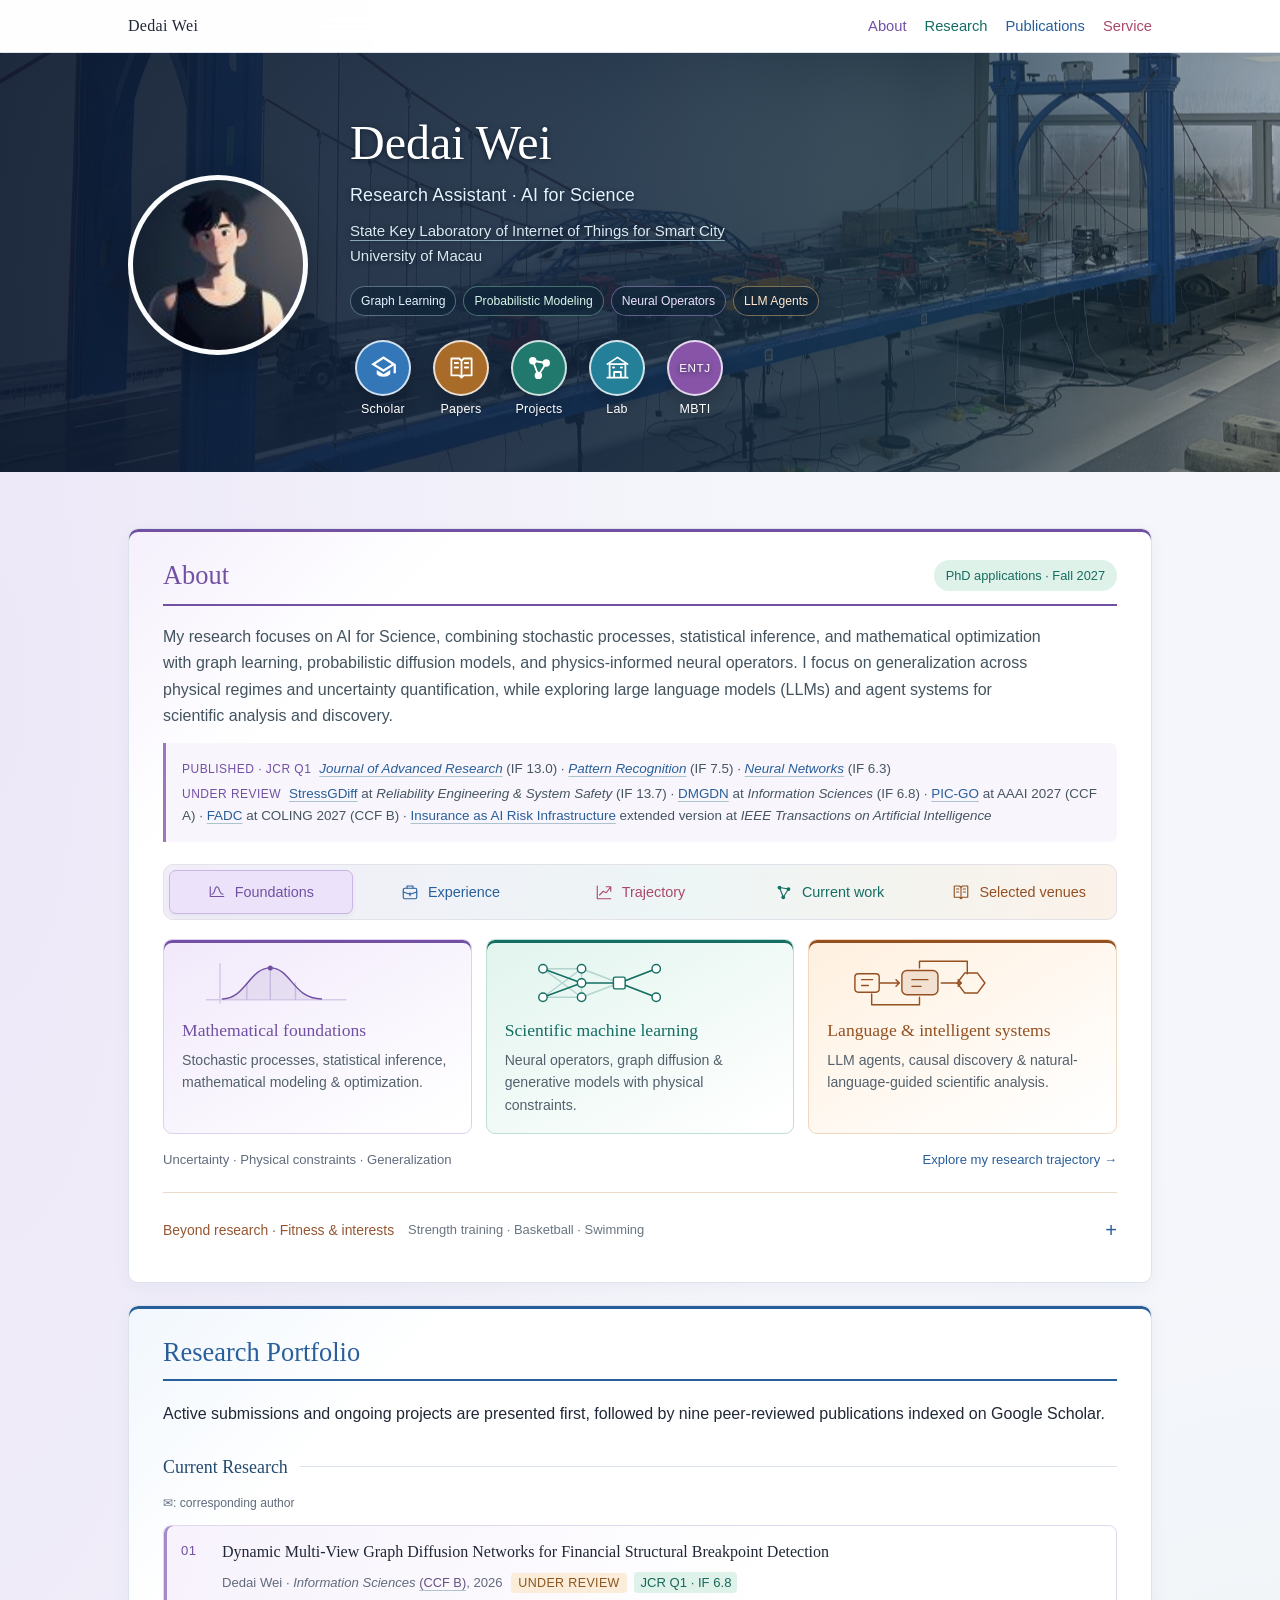
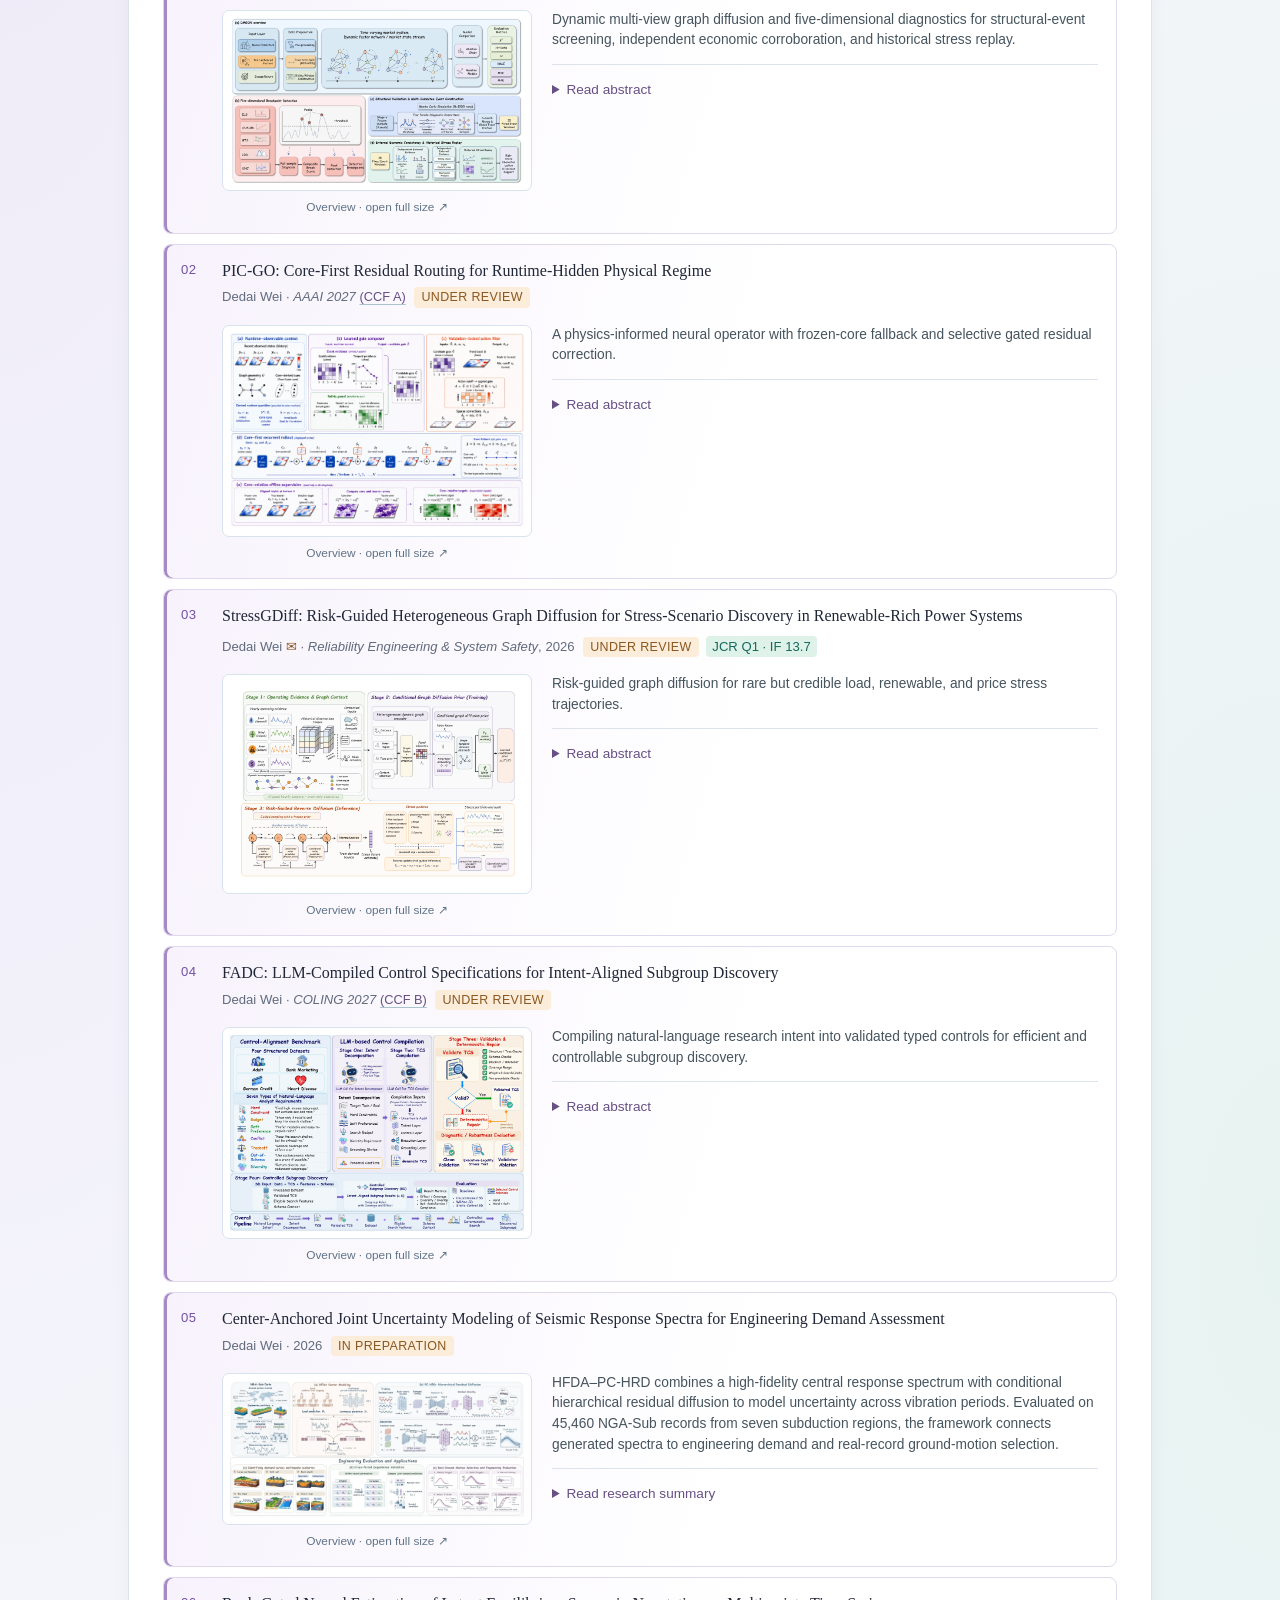
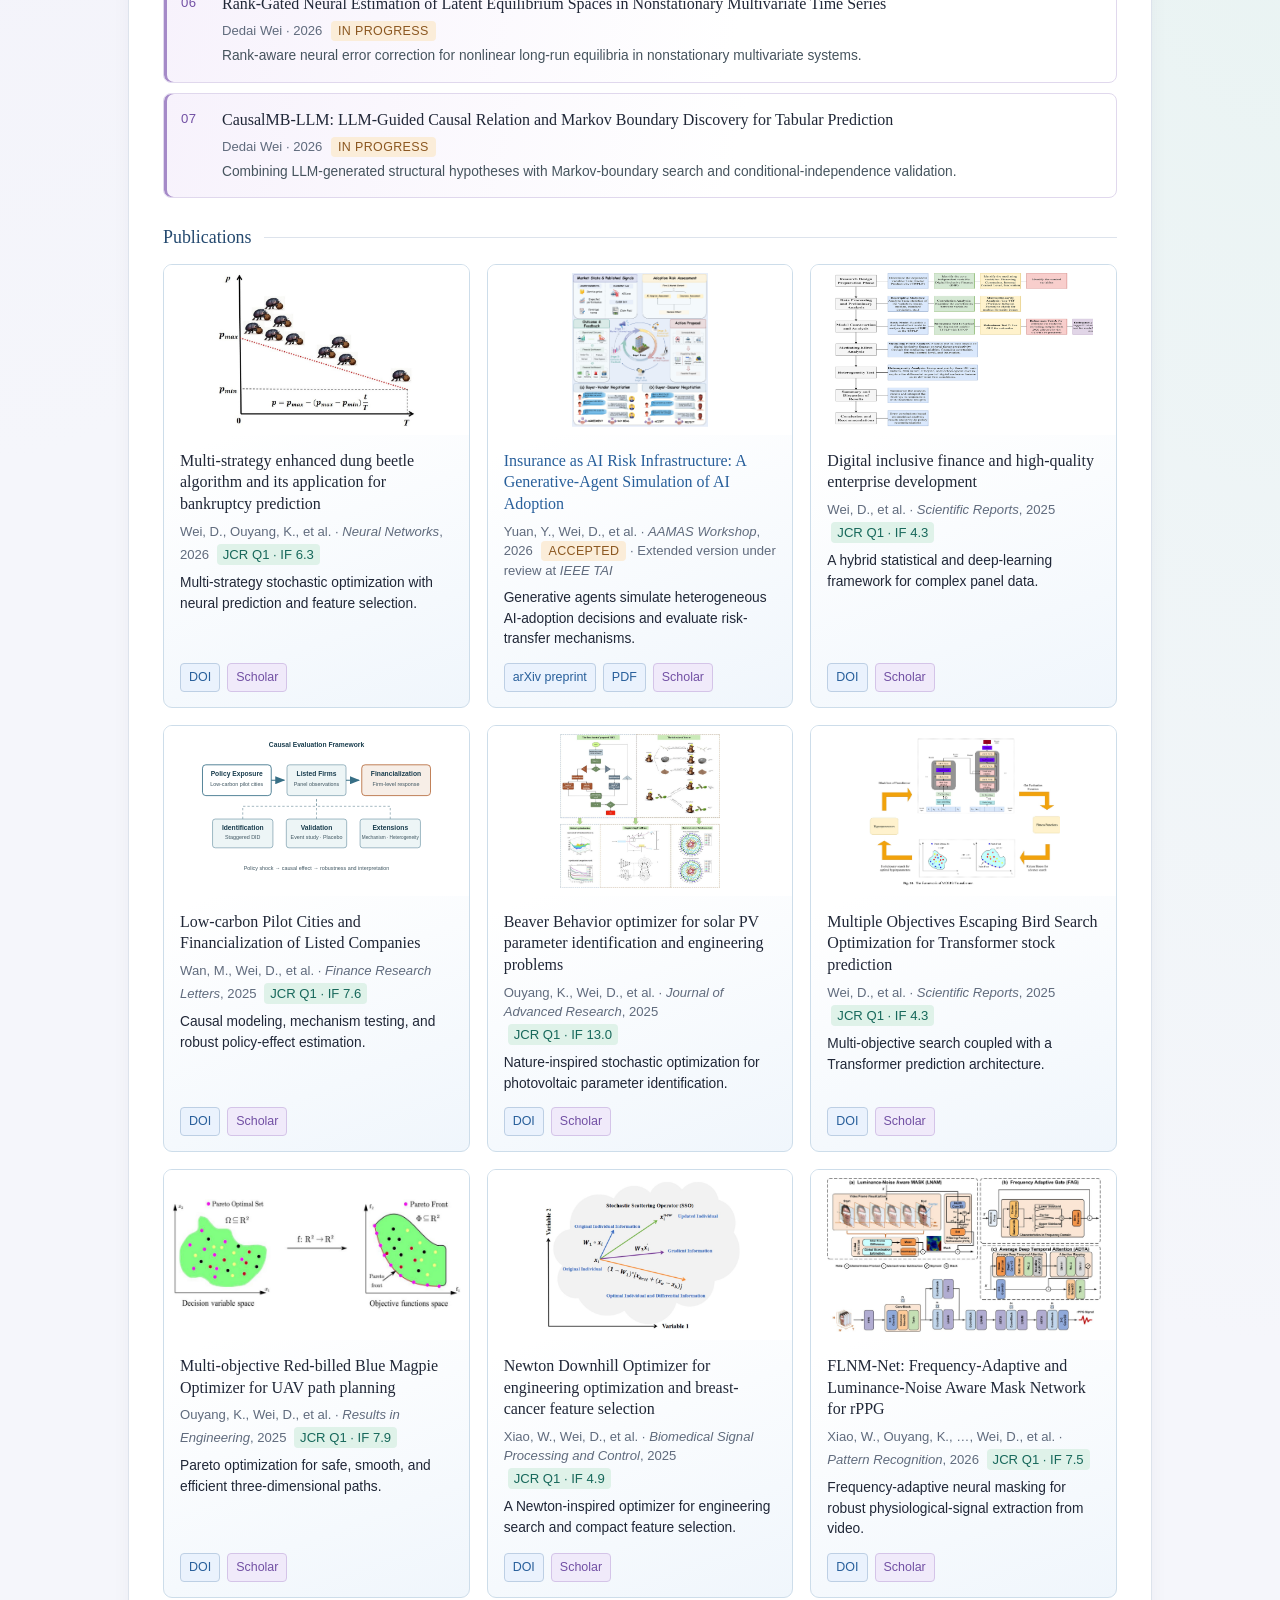
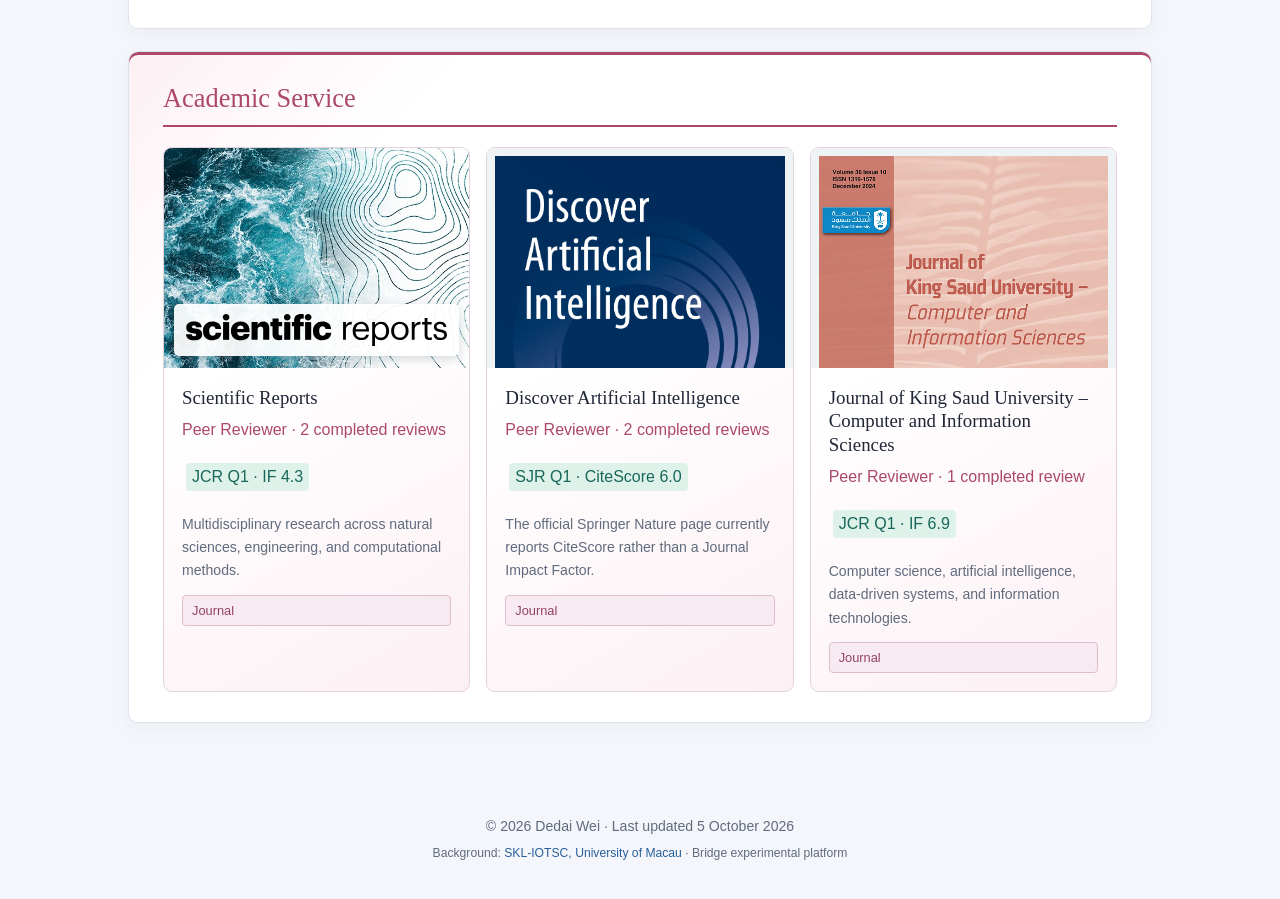
<file: index.html>
<!doctype html>
<html lang="en">
<head>
  <meta charset="utf-8">
  <meta name="viewport" content="width=device-width, initial-scale=1">
  <meta name="robots" content="index, follow, max-image-preview:large">
  <meta name="description" content="Dedai Wei's research in AI for Science: mathematical modeling, machine learning, and scientific computing; publications in Pattern Recognition, Neural Networks, and Journal of Advanced Research. Current projects include PIC-GO, StressGDiff, HFDA–PC-HRD, and LLM agents.">
  <meta name="keywords" content="Dedai Wei, mathematical modeling, machine learning, scientific computing, stochastic optimization, neural operators, graph diffusion, LLM agents">
  <link rel="canonical" href="https://dedai-wei.github.io/">
  <meta property="og:title" content="Dedai Wei | AI for Science">
  <meta property="og:description" content="Mathematical and statistical foundations for scientific machine learning, graph diffusion, neural operators, and large language model agents.">
  <meta property="og:type" content="website">
  <meta property="og:url" content="https://dedai-wei.github.io/">
  <title>Dedai Wei | AI for Science</title>
  <script type="application/ld+json">
  {
    "@context": "https://schema.org",
    "@type": "ProfilePage",
    "@id": "https://dedai-wei.github.io/#profile",
    "url": "https://dedai-wei.github.io/",
    "name": "Dedai Wei | AI for Science",
    "inLanguage": "en",
    "mainEntity": {
      "@type": "Person",
      "@id": "https://dedai-wei.github.io/#person",
      "name": "Dedai Wei",
      "url": "https://dedai-wei.github.io/",
      "image": "https://dedai-wei.github.io/work/dedai-wei-scholar-avatar.png",
      "description": "Research on mathematical and statistical foundations for AI for Science, graph learning, probabilistic diffusion models, physics-informed neural operators, and large language model agents.",
      "sameAs": [
        "https://github.com/Dedai-Wei",
        "https://scholar.google.com/citations?user=A74U1lYAAAAJ"
      ]
    }
  }
  </script>
  <style>
    :root { --ink:#202737; --muted:#606b7d; --line:#dde3ec; --paper:#fff; --wash:#f5f6fb; --blue:#285f9b; --blue2:#24496f; --accent:#a65335; --violet:#7250a4; --teal:#146e64; --rose:#ac486b; --amber:#945020; }
    * { box-sizing:border-box; }
    html { scroll-behavior:smooth; }
    body { margin:0; color:var(--ink); background:radial-gradient(ellipse at 0 12%,#ede8f8 0,transparent 42%),radial-gradient(ellipse at 100% 50%,#e7f3f1 0,transparent 42%),var(--wash); font:16px/1.65 -apple-system,BlinkMacSystemFont,"Segoe UI",Roboto,Helvetica,Arial,sans-serif; }
    a { color:var(--blue); text-decoration:none; }
    a:hover { color:var(--accent); }
    .nav { position:sticky; top:0; z-index:10; background:rgba(255,255,255,.94); border-bottom:1px solid var(--line); backdrop-filter:blur(12px); }
    .nav-inner { max-width:1080px; margin:auto; padding:13px 28px; display:flex; align-items:center; justify-content:space-between; gap:20px; }
    .brand { font-family:Georgia,serif; font-weight:400; color:var(--ink); letter-spacing:.02em; }
    .nav-links { display:flex; flex-wrap:wrap; gap:18px; font-size:.92rem; }
    .nav-links a[href="#about"] { color:var(--violet); }
    .nav-links a[href="#trajectory"] { color:var(--teal); }
    .nav-links a[href="#service"] { color:var(--rose); }
    .nav-links a:hover { text-decoration:underline; text-underline-offset:5px; }
    .hero { scroll-margin-top:90px; color:white; background:linear-gradient(90deg,rgba(13,26,48,.91),rgba(20,40,65,.86) 45%,rgba(21,47,66,.78) 72%,rgba(17,44,59,.36)),url("work/um-iotsc-bridge-platform.jpg") center 62%/cover no-repeat; }
    .hero-inner { max-width:1080px; margin:auto; padding:60px 28px 56px; display:grid; grid-template-columns:180px minmax(0,1fr); gap:42px; align-items:center; text-shadow:0 1px 5px rgba(6,17,32,.65); }
    .hero-role { margin:0 0 8px; color:#e3f3ff; font-size:1.12rem; letter-spacing:.01em; }
    .hero-affiliation { max-width:620px; margin:0; color:#dbe9f3; font-size:.94rem; line-height:1.65; }
    .hero-affiliation a { color:inherit; text-decoration:underline; text-decoration-color:#8cacbf; text-underline-offset:4px; }
    .hero-affiliation a:hover { color:#fff; text-decoration-color:#fff; }
    .hero-topics { display:flex; flex-wrap:wrap; gap:7px; padding:0; margin:17px 0 0; list-style:none; }
    .hero-topics li { padding:4px 10px; border:1px solid rgba(186,214,233,.4); border-radius:99px; background:rgba(16,37,57,.7); color:#e6f3ff; font-size:.76rem; text-shadow:none; }
    .hero-topics li:nth-child(2) { color:#d8f6e9; border-color:rgba(136,205,173,.45); }
    .hero-topics li:nth-child(3) { color:#eee1ff; border-color:rgba(188,158,229,.48); }
    .hero-topics li:nth-child(4) { color:#ffe8cb; border-color:rgba(227,181,123,.5); }
    .avatar { width:180px; height:180px; border-radius:50%; object-fit:cover; object-position:center top; border:5px solid rgba(255,255,255,.9); box-shadow:0 12px 35px rgba(0,0,0,.23); background:#d9e3e8; }
    h1,h2,h3 { font-family:Georgia,"Times New Roman",serif; font-weight:400; line-height:1.25; }
    strong,b { font-weight:400; }
    h1 { margin:0 0 8px; font-size:3rem; }
    main p a { text-decoration:underline; text-decoration-color:#acc3ce; text-underline-offset:3px; }
    main p a:hover { text-decoration-color:currentColor; }
    .actions { display:flex; flex-wrap:wrap; gap:10px; }
    .button { display:inline-block; padding:9px 15px; border:1px solid rgba(255,255,255,.72); border-radius:6px; color:white; font-weight:400; font-size:.92rem; }
    .button.primary { color:var(--blue2); background:white; }
    .button:hover { color:white; border-color:white; background:rgba(255,255,255,.12); }
    .button.primary:hover { color:var(--blue2); background:#edf4f6; }
    .contact-line { margin:0 0 18px; color:#e8f1f4; font-size:1rem; }
    .socials { display:flex; flex-wrap:wrap; gap:12px; margin-top:24px; }
    .profile-link { --profile-color:#3d7fa8; width:66px; display:flex; flex-direction:column; align-items:center; gap:6px; color:#fff; font-size:.78rem; font-weight:400; letter-spacing:.02em; }
    .profile-link:hover { color:#fff; }
    .profile-icon { width:56px; height:56px; display:grid; place-items:center; color:#fff; border:2px solid rgba(255,255,255,.78); border-radius:50%; background:var(--profile-color); box-shadow:0 6px 16px rgba(0,0,0,.18); transition:transform .2s,box-shadow .2s; }
    .profile-link:hover .profile-icon { transform:translateY(-3px) scale(1.04); box-shadow:0 9px 20px rgba(0,0,0,.23); }
    .profile-icon svg { width:27px; height:27px; fill:currentColor; }
    .profile-link.email { --profile-color:#d95d54; }
    .profile-link.scholar { --profile-color:#3477b9; }
    .profile-link.papers { --profile-color:#a96b28; }
    .profile-link.projects { --profile-color:#21786d; }
    .profile-link.lab { --profile-color:#247f99; }
    .profile-link.cv { --profile-color:#168574; }
    .profile-link.entj { --profile-color:#8754a8; }
    .profile-icon.text-icon { font-size:.73rem; font-weight:400; letter-spacing:.05em; }
    .profile-icon svg.line-icon { fill:none; stroke:currentColor; stroke-width:1.6; stroke-linecap:round; stroke-linejoin:round; }
    .profile-link:focus-visible { outline:2px solid #fff; outline-offset:6px; border-radius:6px; }
    .profile-label { line-height:1.15; text-align:center; text-shadow:0 1px 2px rgba(0,0,0,.25); }
    main { max-width:1080px; margin:0 auto; padding:34px 28px 70px; }
    section { --section-accent:var(--blue); --section-tint:#f1f7fd; scroll-margin-top:70px; background:linear-gradient(135deg,var(--section-tint),var(--paper) 240px); border:1px solid var(--line); border-radius:10px; padding:30px 34px; margin:22px 0; box-shadow:inset 0 3px 0 var(--section-accent),0 5px 18px rgba(30,50,65,.045); }
    #about { --section-accent:var(--violet); --section-tint:#f5f0fc; }
    #service { --section-accent:var(--rose); --section-tint:#fcf0f4; }
    h2 { margin:0 0 20px; padding-bottom:10px; border-bottom:2px solid var(--section-accent,var(--blue)); color:var(--section-accent,var(--ink)); font-size:1.65rem; }
    h3 { margin:4px 0 8px; font-size:1.12rem; }
    p { margin:8px 0 13px; }
    .two-col { display:grid; grid-template-columns:1fr 1fr; gap:36px; }
    .interest-block { max-width:920px; }
    .personal-note { color:#485661; }
    .tag.personal { background:#f5ece7; color:#824c2f; }
    .tags { display:flex; flex-wrap:wrap; gap:8px; }
    .tag { padding:5px 10px; border-radius:99px; background:#eaf1f4; color:var(--blue2); font-size:.88rem; }
    .about-heading { display:flex; align-items:center; justify-content:space-between; flex-wrap:wrap; gap:10px 22px; margin-bottom:18px; padding-bottom:12px; border-bottom:2px solid var(--section-accent); }
    .about-heading h2 { margin:0; padding:0; border:0; }
    .about-phd { color:#186c60; background:#def2e9; border-radius:99px; padding:5px 12px; font-size:.8rem; }
    .about-intro { max-width:890px; margin:0 0 22px; color:#42535f; }
    .about-publication-summary { margin:-9px 0 22px; padding:12px 16px; border-left:3px solid #9a79bb; border-radius:0 7px 7px 0; background:#f8f6fc; color:#465562; font-size:.84rem; line-height:1.65; }
    .about-publication-summary p { margin:3px 0; }
    .about-summary-label { display:inline-block; margin-right:8px; color:var(--violet); font-size:.75rem; letter-spacing:.04em; text-transform:uppercase; }
    .about-explorer { --about-violet:var(--violet); --about-teal:var(--teal); --about-copper:var(--amber); }
    .about-explorer [hidden] { display:none !important; }
    .about-tabs { display:grid; grid-template-columns:repeat(5,minmax(0,1fr)); gap:6px; padding:5px; margin-bottom:19px; background:linear-gradient(100deg,#f2eef9,#edf5f5 55%,#fbf2e9); border:1px solid #e3e2eb; border-radius:10px; }
    .about-tab { --tab-accent:var(--violet); --tab-tint:#ece3fa; --tab-border:#c9b6e4; display:flex; align-items:center; justify-content:center; gap:9px; flex:1; min-height:44px; padding:10px 12px; border:1px solid transparent; border-radius:7px; color:var(--tab-accent); background:transparent; font:inherit; font-size:.9rem; font-weight:400; line-height:1.3; cursor:pointer; transition:color .18s,background .18s,border-color .18s; }
    #about-tab-experience { --tab-accent:var(--blue); --tab-tint:#e6effc; --tab-border:#b2c9e8; }
    #about-tab-trajectory { --tab-accent:var(--rose); --tab-tint:#fae7ef; --tab-border:#e5b9cb; }
    #about-tab-projects { --tab-accent:var(--teal); --tab-tint:#dff2ec; --tab-border:#a6d5c9; }
    #about-tab-venues { --tab-accent:var(--amber); --tab-tint:#fbead6; --tab-border:#e4c3a2; }
    .about-tab svg { width:18px; height:18px; flex-shrink:0; fill:none; stroke:currentColor; stroke-width:1.5; stroke-linecap:round; stroke-linejoin:round; }
    .about-tab:hover { color:var(--tab-accent); background:var(--tab-tint); }
    .about-tab[aria-selected="true"] { color:var(--tab-accent); background:var(--tab-tint); border-color:var(--tab-border); box-shadow:0 2px 5px rgba(25,55,70,.06); }
    .about-explorer :focus-visible,.about-personal summary:focus-visible { outline:2px solid #367d9f; outline-offset:4px; }
    .about-panel { width:100%; scroll-margin-top:85px; }
    .about-panel + .about-panel { margin-top:26px; }
    .about-explorer.is-interactive .about-panel { margin-top:0; animation:about-reveal .2s ease; }
    .about-explorer.is-interactive .about-panel-heading { display:none; }
    .about-explorer.is-interactive #experience .about-panel-heading,.about-explorer.is-interactive #trajectory .about-panel-heading { display:block; margin:3px 0 20px; color:var(--blue2); font-size:1.25rem; }
    .research-appointment { margin:0; padding:16px 20px; border-left:3px solid var(--blue); border-radius:0 8px 8px 0; background:linear-gradient(110deg,#edf4fc,#fff); color:#42535f; }
    .appointment-role { color:var(--blue2); }
    .about-grid { display:grid; grid-template-columns:repeat(3,minmax(0,1fr)); gap:14px; }
    .about-card { --card-accent:var(--blue); --card-tint:#edf4fc; --card-border:#cedeed; min-width:0; padding:17px 18px; border:1px solid var(--card-border); border-radius:9px; background:linear-gradient(150deg,var(--card-tint),#fff 95%); box-shadow:inset 0 3px 0 var(--card-accent); }
    .about-card.math,.about-project:nth-child(1) { --card-accent:var(--about-violet); --card-tint:#f1e9fb; --card-border:#dfd0ef; }
    .about-card.learning,.about-project:nth-child(2) { --card-accent:var(--about-teal); --card-tint:#e1f4ed; --card-border:#bfded4; }
    .about-card.agents,.about-project:nth-child(3) { --card-accent:var(--about-copper); --card-tint:#fff0df; --card-border:#efd8bd; }
    .about-motif { width:100%; max-width:190px; height:52px; display:block; margin:0 0 10px; color:var(--card-accent); fill:none; stroke:currentColor; stroke-width:1.7; stroke-linecap:round; stroke-linejoin:round; }
    .about-motif .motif-soft { stroke:currentColor; opacity:.25; }
    .about-motif .motif-fill { fill:currentColor; stroke:none; opacity:.12; }
    .about-motif .motif-node { fill:#fff; }
    .about-card h4 { margin:0 0 7px; color:var(--card-accent); font:400 1.1rem/1.3 Georgia,"Times New Roman",serif; }
    .about-card p { margin:0; color:#52616d; font-size:.88rem; line-height:1.6; }
    .about-panel-foot { display:flex; justify-content:space-between; align-items:baseline; flex-wrap:wrap; gap:7px 18px; margin:15px 0 0; font-size:.82rem; color:var(--muted); }
    .about-panel-foot a { text-decoration:none; }
    .about-project .project-type { display:block; margin-bottom:10px; color:var(--card-accent); font-size:.75rem; letter-spacing:.06em; text-transform:uppercase; }
    .about-project h4 { color:var(--card-accent); }
    .about-project .project-venue { margin-top:11px; padding-top:10px; border-top:1px solid #e0e8ec; color:#385c6b; font-size:.78rem; line-height:1.55; }
    .project-venue span { display:block; color:#64737c; }
    .about-project-notes { margin-top:14px; padding:13px 0 0; border-top:1px solid var(--line); }
    .about-project-notes p { margin:0; color:#52616d; font-size:.82rem; line-height:1.65; }
    .about-agent-project { margin-top:14px; padding:17px 19px; border:1px solid #cbd9e9; border-radius:9px; background:linear-gradient(120deg,#edf3fc,#fff); scroll-margin-top:85px; }
    .about-agent-project .project-type { display:block; margin-bottom:7px; color:var(--blue); font-size:.75rem; letter-spacing:.06em; text-transform:uppercase; }
    .about-agent-project h4 { margin:0 0 8px; font:400 1.05rem/1.45 Georgia,"Times New Roman",serif; }
    .about-agent-project p { margin:6px 0; color:#52616d; font-size:.86rem; line-height:1.6; }
    .about-agent-project .project-venue { font-size:.8rem; }
    .about-link-row { display:flex; flex-wrap:wrap; gap:8px; margin-top:12px; }
    .about-link-row a { padding:5px 10px; border:1px solid #bdcfe4; border-radius:5px; color:var(--blue); background:#eaf2fd; font-size:.81rem; }
    .about-venue { display:block; min-width:0; overflow:hidden; border:1px solid #dfe7ec; border-radius:9px; background:#fff; transition:border-color .18s,transform .18s; }
    .about-venue:hover { border-color:#9bb8c6; transform:translateY(-2px); }
    .about-venue img { display:block; width:100%; height:110px; padding:12px; object-fit:contain; background:#fbfcfd; border-bottom:1px solid #e7edf0; }
    .about-venue-caption { display:block; padding:12px 14px 14px; background:#edf4fc; }
    .about-venue:nth-child(2) .about-venue-caption { background:#f2edfa; }
    .about-venue:nth-child(3) .about-venue-caption { background:#eaf5f0; }
    .about-venue:nth-child(2) .about-venue-name { color:var(--violet); }
    .about-venue:nth-child(3) .about-venue-name { color:var(--teal); }
    .about-venue-name { display:block; color:var(--blue2); font:400 1.02rem/1.35 Georgia,"Times New Roman",serif; }
    .about-venue-topic { display:block; color:#5e6975; font-size:.8rem; margin-top:5px; }
    .about-venue-doi { display:block; margin-top:8px; color:var(--blue); font-size:.76rem; }
    .about-personal { scroll-margin-top:90px; margin-top:21px; padding-top:15px; border-top:1px solid #ecdac9; }
    .about-personal summary { display:flex; align-items:center; flex-wrap:wrap; gap:6px 14px; min-height:44px; color:#955631; font-size:.87rem; cursor:pointer; list-style:none; }
    .about-personal summary::-webkit-details-marker { display:none; }
    .about-personal summary:after { content:"+"; margin-left:auto; color:var(--blue); font-size:1.25rem; }
    .about-personal[open] summary:after { content:"−"; }
    .about-personal .personal-hint { color:#697580; font-size:.81rem; }
    .about-personal p { margin:8px 0 12px; font-size:.9rem; }
    .about-personal .tags { justify-content:flex-start; }
    @keyframes about-reveal { from { opacity:.4; transform:translateY(3px); } to { opacity:1; transform:translateY(0); } }
    .meta { color:var(--muted); font-size:.92rem; }
    .trajectory-intro { max-width:930px; margin:-2px 0 24px; color:#43515d; font-size:1rem; line-height:1.72; }
    .trajectory-panel { --rp-math:#6f46b8; --rp-model:#087b72; --rp-engineering:#c7661b; --rp-learning:#2267a8; --rp-ai:#bd3f62; overflow:hidden; padding:4px 0 0; }
    .trajectory-chart { width:100%; height:auto; display:block; }
    .trajectory-chart .rp-frame { fill:none; stroke:#d4dde2; stroke-width:1.2; }
    .trajectory-chart .rp-grid { stroke:#e1e7eb; stroke-width:1; }
    .trajectory-chart .rp-axis { stroke:#526672; stroke-width:1.8; }
    .trajectory-chart .rp-tick { stroke:#526672; stroke-width:1.4; }
    .trajectory-chart .rp-axis-arrow { fill:#526672; }
    .trajectory-chart .rp-growth { fill:none; stroke:#82929b; stroke-width:3; stroke-linecap:round; stroke-linejoin:round; }
    .trajectory-chart .rp-stream { stroke-width:3; stroke-linecap:round; opacity:.22; }
    .trajectory-chart .rp-ray { fill:none; stroke-width:2; stroke-linecap:round; stroke-linejoin:round; opacity:.9; }
    .trajectory-chart .rp-symbol { stroke:#fff; stroke-width:4; paint-order:stroke fill; filter:drop-shadow(0 2px 3px rgba(25,45,55,.14)); }
    .trajectory-chart .rp-stage { font-family:"Avenir Next Rounded","Trebuchet MS",sans-serif; font-size:19px; font-weight:400; letter-spacing:.1px; }
    .trajectory-chart .rp-detail { fill:#34434e; font-family:"Avenir Next","Trebuchet MS",sans-serif; font-size:16px; font-weight:400; }
    .trajectory-chart .rp-axis-label { fill:#52616c; font-family:"Avenir Next","Trebuchet MS",sans-serif; font-size:15px; font-weight:400; }
    .trajectory-chart .rp-time { fill:#324651; font-family:"Avenir Next Rounded","Trebuchet MS",sans-serif; font-size:16px; font-weight:400; }
    .trajectory-chart .rp-stage-group { transition:opacity .2s ease; }
    .trajectory-chart:has(.rp-stage-group:hover) .rp-stage-group:not(:hover) { opacity:.52; }
    .trajectory-mobile { display:none; }
    .trajectory-mobile ol { list-style:none; position:relative; margin:5px 0 0; padding:0 0 0 42px; }
    .trajectory-mobile ol:before { content:""; position:absolute; left:15px; top:17px; bottom:28px; width:2px; background:#ccd9df; }
    .trajectory-mobile li { position:relative; padding:0 0 24px 10px; }
    .trajectory-mobile li:last-child { padding-bottom:5px; }
    .trajectory-mobile .rp-mobile-symbol { position:absolute; left:-42px; top:1px; width:30px; height:30px; filter:drop-shadow(0 2px 3px rgba(25,45,55,.16)); }
    .trajectory-mobile strong { display:block; margin-bottom:3px; color:var(--rp-color); font:400 1.02rem/1.35 "Avenir Next Rounded","Trebuchet MS",sans-serif; }
    .trajectory-mobile span { display:block; color:#3e4d58; font-size:.92rem; line-height:1.55; }
    .venue { font-style:italic; color:var(--muted); }
    .venue-rank { color:#665084; font-size:.8rem; white-space:nowrap; }
    .status { display:inline-block; margin-left:5px; padding:1px 7px; border-radius:4px; background:#fbedd9; color:#8b5720; font-size:.78rem; font-weight:400; text-transform:uppercase; letter-spacing:.03em; }
    .paper-group { margin-top:28px; }
    .paper-group-title { display:flex; align-items:center; gap:12px; margin:0 0 15px; color:var(--blue2); }
    .paper-group-title:after { content:""; height:1px; flex:1; background:var(--line); }
    .paper-grid { display:grid; grid-template-columns:repeat(3,minmax(0,1fr)); gap:17px; }
    .current-list { display:grid; gap:10px; margin:0; padding:0; list-style:none; counter-reset:current-paper; }
    .current-item { position:relative; padding:15px 18px 15px 58px; border:1px solid #e0d8ed; border-radius:8px; background:linear-gradient(105deg,#f7f2fc,#fff 60%); box-shadow:inset 3px 0 0 #a58ac8; counter-increment:current-paper; transition:border-color .2s,box-shadow .2s; }
    .current-item:before { content:counter(current-paper,decimal-leading-zero); position:absolute; left:17px; top:16px; color:var(--violet); font:400 .82rem/1.4 "Avenir Next",Arial,sans-serif; letter-spacing:.04em; }
    .current-item:hover { border-color:#b9a4d4; box-shadow:inset 3px 0 0 var(--violet),0 5px 16px rgba(77,48,113,.07); }
    .current-item .paper-title { margin-bottom:6px; }
    .current-item .paper-meta { margin-bottom:5px; }
    .current-item .paper-desc { margin:0; color:#46545e; }
    .current-item[id] { scroll-margin-top:90px; }
    .current-overview { display:grid; grid-template-columns:minmax(0,310px) minmax(0,1fr); align-items:start; gap:20px; margin-top:17px; }
    .current-figure { margin:0; min-width:0; }
    .current-figure > a { display:block; padding:7px; border:1px solid #d8e3ed; border-radius:7px; background:#fff; transition:border-color .2s; }
    .current-figure > a:hover { border-color:#8d72af; }
    .current-figure img { display:block; width:100%; height:auto; object-fit:contain; }
    .current-figure figcaption { margin-top:7px; font-size:.74rem; text-align:center; color:#607487; }
    .current-figure figcaption a { color:inherit; }
    .current-summary { min-width:0; }
    .paper-version { margin:10px 0 0; color:#667787; font-size:.76rem; line-height:1.6; }
    .paper-abstract { margin-top:13px; border-top:1px solid #dce3ed; padding-top:9px; }
    .paper-abstract summary { cursor:pointer; color:#665084; font-size:.85rem; min-height:34px; padding:5px 0; }
    .paper-abstract p { margin:8px 0 0; font-size:.88rem; line-height:1.75; color:#435460; overflow-wrap:anywhere; }
    .paper-abstract summary:focus-visible,.current-figure a:focus-visible { outline:2px solid #367d9f; outline-offset:4px; }
    .author-key { margin:0 0 12px; color:var(--muted); font-size:.76rem; }
    .corresponding-symbol { color:#8b5720; }
    .paper { display:flex; flex-direction:column; min-width:0; min-height:100%; overflow:hidden; border:1px solid #cdddea; border-radius:9px; background:linear-gradient(160deg,#fff 35%,#f0f6fc); transition:transform .2s,box-shadow .2s; }
    .paper:hover { transform:translateY(-2px); box-shadow:0 9px 24px rgba(25,55,70,.1); }
    .paper img { width:100%; height:170px; min-height:170px; object-fit:cover; background:var(--blue2); }
    .paper img.figure-thumb { object-fit:contain; padding:8px; background:#fff; }
    .paper-body { display:flex; flex:1; flex-direction:column; padding:15px 16px; }
    .paper-title { margin:0 0 7px; font:400 1rem/1.36 Georgia,"Times New Roman",serif; }
    .paper-meta { margin:0 0 8px; color:var(--muted); font-size:.82rem; line-height:1.45; }
    .metric { display:inline-block; margin:3px 2px 0 4px; padding:1px 6px; border-radius:4px; color:#17685b; background:#dff2e9; font-style:normal; font-weight:400; white-space:nowrap; }
    .paper-desc { margin:0 0 10px; font-size:.86rem; line-height:1.5; }
    .paper-links { display:flex; flex-wrap:wrap; gap:7px; margin-top:auto; padding-top:3px; }
    .paper-links a { padding:3px 8px; border:1px solid #bdcfe4; border-radius:4px; background:#eaf2fd; font-size:.78rem; font-weight:400; }
    .paper-links a[href*="scholar.google.com"] { color:var(--violet); background:#f0eafa; border-color:#d4c4e8; }
    .compact { margin:5px 0; padding-left:21px; }
    .compact li { margin:5px 0; }
    .service-grid { display:grid; grid-template-columns:repeat(3,minmax(0,1fr)); gap:16px; }
    .service-card { display:flex; flex-direction:column; min-width:0; overflow:hidden; border:1px solid #e5d2dc; border-radius:9px; background:linear-gradient(150deg,#fff 35%,#fcf0f5); transition:transform .2s,box-shadow .2s; }
    .service-card:hover { transform:translateY(-2px); box-shadow:0 9px 24px rgba(25,55,70,.1); }
    .service-cover { height:220px; min-height:220px; position:relative; display:grid; place-items:center; overflow:hidden; background:#eef3f5; }
    .service-cover > img { width:100%; height:100%; object-fit:contain; padding:8px; }
    .service-cover.scientific-reports > .service-hero { padding:0; object-fit:cover; }
    .service-cover .journal-logo-band { position:absolute; left:10px; right:10px; bottom:12px; padding:10px 12px; border-radius:5px; background:rgba(255,255,255,.93); box-shadow:0 3px 12px rgba(10,40,55,.18); }
    .service-cover .journal-logo-band img { width:100%; height:auto; display:block; }
    .service-body { display:flex; flex:1; flex-direction:column; padding:18px; }
    .service-title { margin:0 0 8px; font-size:1.18rem; }
    .service-count { margin:0 0 8px; color:var(--rose); font-weight:400; }
    .service-note { margin:9px 0 12px; color:var(--muted); font-size:.88rem; }
    .service-link { display:inline-block; padding:4px 9px; border:1px solid #dfbdce; border-radius:4px; color:#934260; background:#f8eaf1; font-size:.8rem; font-weight:400; }
    footer { text-align:center; color:var(--muted); padding:0 25px 36px; font-size:.88rem; }
    footer .credit { display:block; margin-top:5px; font-size:.76rem; }
    @media (max-width:900px) {
      .paper-grid,.service-grid { grid-template-columns:repeat(2,minmax(0,1fr)); }
      .about-tab { padding:10px 6px; font-size:.82rem; gap:6px; }
    }
    @media (max-width:720px) {
      .hero { background-image:linear-gradient(180deg,rgba(13,29,48,.64),rgba(17,38,59,.9) 48%,rgba(17,38,59,.94)),url("work/um-iotsc-bridge-platform.jpg"); background-position:center,64% center; }
      .nav-inner { align-items:flex-start; }
      .nav-links { gap:9px 14px; justify-content:flex-end; }
      .hero-inner { grid-template-columns:1fr; text-align:center; padding:40px 24px; gap:24px; }
      .hero-affiliation { margin-left:auto; margin-right:auto; }
      .hero-topics { justify-content:center; }
      .socials { display:flex; max-width:242px; margin-left:auto; margin-right:auto; justify-content:center; gap:18px 22px; }
      .avatar { margin:auto; width:150px; height:150px; }
      .actions,.tags,.socials { justify-content:center; }
      h1 { font-size:2.35rem; }
      .two-col,.paper-grid,.service-grid { grid-template-columns:1fr; gap:20px; }
      section { padding:25px 22px; }
      .trajectory-panel { padding:8px 0 0; }
      .trajectory-chart { display:none; }
      .trajectory-mobile { display:block; }
      .about-grid { grid-template-columns:1fr; gap:10px; }
      .about-tabs { grid-template-columns:repeat(6,minmax(0,1fr)); }
      .about-tab { grid-column:span 2; min-width:0; }
      .about-tab:nth-last-child(-n+2) { grid-column:span 3; }
      .about-card:not(.about-project) { display:grid; grid-template-columns:65px minmax(0,1fr); column-gap:12px; padding:15px; }
      .about-card:not(.about-project) h4 { align-self:center; margin:0; font-size:1rem; }
      .about-card:not(.about-project) p { grid-column:1 / -1; margin-top:8px; }
      .about-motif { grid-row:1; width:65px; height:38px; align-self:center; margin:0; }
      .about-project-notes { grid-template-columns:1fr; gap:9px; }
      .about-venue { display:grid; grid-template-columns:95px minmax(0,1fr); align-items:center; }
      .about-venue img { height:100%; min-height:110px; border-bottom:0; border-right:1px solid #e7edf0; padding:8px; }
      .about-panel-foot { align-items:flex-start; }
    }
    @media (max-width:480px) {
      .paper img { height:150px; min-height:0; }
      .current-item { padding:14px 14px 14px 48px; }
      .current-item:before { left:13px; top:15px; }
      .current-overview { grid-template-columns:1fr; gap:14px; }
      .service-cover { height:230px; min-height:0; }
      .about-tabs { gap:3px; padding:4px; }
      .about-tab { flex-direction:column; gap:6px; padding:9px 3px; font-size:.78rem; }
      .about-heading { gap:10px; }
      .about-phd { font-size:.74rem; padding:4px 9px; }
      .about-personal .personal-hint { flex-basis:85%; order:2; }
      .about-personal summary:after { margin-top:-2px; }
      .about-card:not(.about-project) { grid-template-columns:55px minmax(0,1fr); column-gap:11px; }
      .about-motif { width:55px; }
      .about-venue { grid-template-columns:75px minmax(0,1fr); }
    }
    @media (prefers-reduced-motion:reduce) {
      html { scroll-behavior:auto; }
      .about-explorer *, .about-explorer *:before, .about-explorer *:after { animation:none !important; transition:none !important; }
    }
  </style>
</head>
<body>
  <nav class="nav" aria-label="Main navigation">
    <div class="nav-inner">
      <a class="brand" href="#top">Dedai Wei</a>
      <div class="nav-links">
        <a href="#about">About</a><a href="#trajectory">Research</a><a href="#publications">Publications</a><a href="#service">Service</a>
      </div>
    </div>
  </nav>

  <header class="hero" id="top">
    <div class="hero-inner">
      <img class="avatar" src="work/dedai-wei-scholar-avatar.png" alt="Avatar of Dedai Wei">
      <div>
        <h1>Dedai Wei</h1>
        <p class="hero-role">Research Assistant · AI for Science</p>
        <p class="hero-affiliation"><a href="https://skliotsc.um.edu.mo/" target="_blank" rel="noopener">State Key Laboratory of Internet of Things for Smart City</a><br>University of Macau</p>
        <ul class="hero-topics" aria-label="Research interests"><li>Graph Learning</li><li>Probabilistic Modeling</li><li>Neural Operators</li><li>LLM Agents</li></ul>
        <div class="socials" aria-label="Profile links">
          <a class="profile-link scholar" href="https://scholar.google.com/citations?hl=en&amp;user=A74U1lYAAAAJ" target="_blank" rel="noopener" title="Google Scholar" aria-label="Google Scholar"><span class="profile-icon"><svg viewBox="0 0 24 24"><path d="M12 2 1 9l11 7 9-5.73V17h2V9L12 2zm0 11.63L4.72 9 12 4.37 19.28 9 12 13.63zM6 14.2V18c2.8 3 9.2 3 12 0v-3.8l-6 3.8-6-3.8z"/></svg></span><span class="profile-label">Scholar</span></a>
          <a class="profile-link papers" href="#publications" title="Research publications" aria-label="Research publications"><span class="profile-icon"><svg class="line-icon" viewBox="0 0 24 24" aria-hidden="true"><path d="M3 4h7l2 2 2-2h7v15h-7l-2 2-2-2H3V4m9 2v15M6 8h3m6 0h3M6 12h3m6 0h3"/></svg></span><span class="profile-label">Papers</span></a>
          <a class="profile-link projects" href="#about-projects" title="Current research projects" aria-label="Current research projects"><span class="profile-icon"><svg class="line-icon" viewBox="0 0 24 24" aria-hidden="true"><path d="m6 6 12 2-7 11L6 6"/><circle cx="6" cy="6" r="2.5" fill="currentColor"/><circle cx="18" cy="8" r="2.5" fill="currentColor"/><circle cx="11" cy="19" r="2.5" fill="currentColor"/></svg></span><span class="profile-label">Projects</span></a>
          <a class="profile-link lab" href="https://skliotsc.um.edu.mo/" target="_blank" rel="noopener" title="State Key Laboratory of IoT for Smart City" aria-label="State Key Laboratory official website"><span class="profile-icon"><svg class="line-icon" viewBox="0 0 24 24" aria-hidden="true"><path d="M3 21h18M5 21V9h14v12M3 9l9-6 9 6M9 21v-5h6v5M8 12h1m6 0h1"/></svg></span><span class="profile-label">Lab</span></a>
          <a class="profile-link entj" href="https://www.16personalities.com/entj-personality" target="_blank" rel="noopener" title="MBTI: ENTJ" aria-label="MBTI personality: ENTJ"><span class="profile-icon text-icon">ENTJ</span><span class="profile-label">MBTI</span></a>
        </div>
      </div>
    </div>
  </header>

  <main>
    <section id="about">
      <div class="about-heading">
        <h2>About</h2>
        <span class="about-phd">PhD applications · Fall 2027</span>
      </div>
      <p class="about-intro">My research focuses on AI for Science, combining stochastic processes, statistical inference, and mathematical optimization with graph learning, probabilistic diffusion models, and physics-informed neural operators. I focus on generalization across physical regimes and uncertainty quantification, while exploring large language models (LLMs) and agent systems for scientific analysis and discovery.</p>
      <div class="about-publication-summary" aria-label="Selected publications and current submissions">
        <p><span class="about-summary-label">Published · JCR Q1</span><a href="https://doi.org/10.1016/j.jare.2025.09.001" target="_blank" rel="noopener"><i>Journal of Advanced Research</i></a> (IF 13.0) · <a href="https://doi.org/10.1016/j.patcog.2026.113418" target="_blank" rel="noopener"><i>Pattern Recognition</i></a> (IF 7.5) · <a href="https://doi.org/10.1016/j.neunet.2026.109274" target="_blank" rel="noopener"><i>Neural Networks</i></a> (IF 6.3)</p>
        <p><span class="about-summary-label">Under review</span><a href="#research-stressgdiff">StressGDiff</a> at <i>Reliability Engineering &amp; System Safety</i> (IF 13.7) · <a href="#research-dmgdn">DMGDN</a> at <i>Information Sciences</i> (IF 6.8) · <a href="#research-pic-go">PIC-GO</a> at AAAI 2027 (CCF A) · <a href="#research-fadc">FADC</a> at COLING 2027 (CCF B) · <a href="#current-agent-study">Insurance as AI Risk Infrastructure</a> extended version at <i>IEEE Transactions on Artificial Intelligence</i></p>
      </div>
      <div class="about-explorer" id="about-explorer">
        <div class="about-tabs" aria-label="Explore my research" hidden>
          <button class="about-tab" type="button" id="about-tab-foundations" aria-controls="about-foundations">
            <svg viewBox="0 0 24 24" aria-hidden="true"><path d="M3 18V5m0 13h18M5 15c5 0 3-10 7-10s2 10 8 10"/></svg>
            <span>Foundations</span>
          </button>
          <button class="about-tab" type="button" id="about-tab-experience" aria-controls="experience">
            <svg viewBox="0 0 24 24" aria-hidden="true"><rect x="3" y="7" width="18" height="14" rx="2"/><path d="M8 7V4h8v3M3 12l9 3 9-3m-9 1v4"/></svg>
            <span>Experience</span>
          </button>
          <button class="about-tab" type="button" id="about-tab-trajectory" aria-controls="trajectory">
            <svg viewBox="0 0 24 24" aria-hidden="true"><path d="M3 4v17h18M6 16l5-5 4 2 6-8m-6 0h6v6"/></svg>
            <span>Trajectory</span>
          </button>
          <button class="about-tab" type="button" id="about-tab-projects" aria-controls="about-projects">
            <svg viewBox="0 0 24 24" aria-hidden="true"><path d="m6 6 12 2-7 11L6 6m0 0 5 13M18 8l-7 11"/><circle cx="6" cy="6" r="2.5" fill="currentColor" stroke="none"/><circle cx="18" cy="8" r="2.5" fill="currentColor" stroke="none"/><circle cx="11" cy="19" r="2.5" fill="currentColor" stroke="none"/></svg>
            <span>Current work</span>
          </button>
          <button class="about-tab" type="button" id="about-tab-venues" aria-controls="about-venues">
            <svg viewBox="0 0 24 24" aria-hidden="true"><path d="M3 4h7l2 2 2-2h7v15h-7l-2 2-2-2H3V4m9 2v15M6 8h3m6 0h3M6 12h3m6 0h3"/></svg>
            <span>Selected venues</span>
          </button>
        </div>
        <div class="about-panel" id="about-foundations" aria-labelledby="foundations-heading">
          <h3 class="about-panel-heading" id="foundations-heading">Research foundations</h3>
          <div class="about-grid">
            <div class="about-card math">
              <svg class="about-motif" viewBox="0 0 180 62" aria-hidden="true">
                <path class="motif-soft" d="M6 51h166M22 8v47"/>
                <path class="motif-fill" d="M25 50C52 50 57 13 82 13s27 37 61 37Z"/>
                <path d="M25 50C52 50 57 13 82 13s27 37 61 37"/>
                <path class="motif-soft" d="M82 13v37M54 31v19m58-19v19"/>
                <circle cx="82" cy="13" r="3" fill="currentColor" stroke="none"/>
              </svg>
              <h4>Mathematical foundations</h4>
              <p>Stochastic processes, statistical inference, mathematical modeling &amp; optimization.</p>
            </div>
            <div class="about-card learning">
              <svg class="about-motif" viewBox="0 0 180 62" aria-hidden="true">
                <path class="motif-soft" d="m22 14 46 0 45 17 44-17M22 48l46 0 45-17 44 17M22 14l46 34m-46 0 46-34m0 0v34"/>
                <path d="m22 14 46 17 45 0 44-17M22 48l46-17m45 0 44 17"/>
                <g class="motif-node"><circle cx="22" cy="14" r="5"/><circle cx="22" cy="48" r="5"/><circle cx="68" cy="14" r="5"/><circle cx="68" cy="31" r="5"/><circle cx="68" cy="48" r="5"/><rect x="106" y="24" width="14" height="14" rx="2"/><circle cx="157" cy="14" r="5"/><circle cx="157" cy="48" r="5"/></g>
              </svg>
              <h4>Scientific machine learning</h4>
              <p>Neural operators, graph diffusion &amp; generative models with physical constraints.</p>
            </div>
            <div class="about-card agents">
              <svg class="about-motif" viewBox="0 0 180 62" aria-hidden="true">
                <rect class="motif-fill" x="65" y="16" width="44" height="29" rx="6"/>
                <path d="M40 31h22m51 0h23M87 13V5h57v15M87 48v9H30V44m29-17 4 4-4 4m74-8 4 4-4 4"/>
                <rect x="10" y="20" width="29" height="22" rx="4"/><rect x="66" y="16" width="43" height="29" rx="6"/><path d="m141 19 15 0 9 12-9 12h-15l-9-12Z"/>
                <path d="M18 27h13m-13 7h8M78 27h19m-19 8h11"/>
              </svg>
              <h4>Language &amp; intelligent systems</h4>
              <p>LLM agents, causal discovery &amp; natural-language-guided scientific analysis.</p>
            </div>
          </div>
          <p class="about-panel-foot"><span>Uncertainty · Physical constraints · Generalization</span><a href="#trajectory">Explore my research trajectory →</a></p>
        </div>
        <div class="about-panel" id="experience" aria-labelledby="experience-heading">
          <h3 class="about-panel-heading" id="experience-heading">Research experience</h3>
          <p class="research-appointment"><span class="appointment-role">Present · Research Assistant.</span> At the <a href="https://skliotsc.um.edu.mo/" target="_blank" rel="noopener">State Key Laboratory of Internet of Things for Smart City, University of Macau</a>, my work focuses on probabilistic ground-motion modeling, uncertainty quantification, and cross-regional generalization.</p>
        </div>
        <div class="about-panel" id="trajectory" aria-labelledby="trajectory-heading">
          <h3 class="about-panel-heading" id="trajectory-heading">Research trajectory</h3>
          <p class="trajectory-intro">Since 2024, I have developed an interconnected research foundation in mathematical modeling, optimization, simulation, and deep learning, extending toward physics-informed learning, graph diffusion, and LLM-based scientific analysis. The diagram highlights this evolving emphasis; the methods overlap and continue to inform one another.</p>
          <div class="trajectory-panel">
          <svg class="trajectory-chart" viewBox="0 0 1060 625" role="img" aria-labelledby="trajectory-title trajectory-desc">
          <title id="trajectory-title">Research trajectory from mathematical foundations to autonomous AI systems</title>
          <desc id="trajectory-desc">Time progresses from 2024 to the present along the horizontal axis, while abstraction and autonomy increase vertically. Five differently shaped and colored stages trace the development from mathematics through modeling, engineering, machine learning, and AI systems.</desc>
          <rect class="rp-frame" x="150" y="70" width="860" height="445"/>
          <line class="rp-grid" x1="150" y1="500" x2="1010" y2="500"/>
          <line class="rp-grid" x1="150" y1="405" x2="1010" y2="405"/>
          <line class="rp-grid" x1="150" y1="310" x2="1010" y2="310"/>
          <line class="rp-grid" x1="150" y1="215" x2="1010" y2="215"/>
          <line class="rp-grid" x1="150" y1="120" x2="1010" y2="120"/>
          <line class="rp-grid" x1="220" y1="70" x2="220" y2="515"/>
          <line class="rp-grid" x1="405" y1="70" x2="405" y2="515"/>
          <line class="rp-grid" x1="590" y1="70" x2="590" y2="515"/>
          <line class="rp-grid" x1="775" y1="70" x2="775" y2="515"/>
          <line class="rp-grid" x1="940" y1="70" x2="940" y2="515"/>
          <line class="rp-axis" x1="150" y1="550" x2="1022" y2="550"/>
          <polygon class="rp-axis-arrow" points="1022,550 1009,543 1009,557"/>
          <line class="rp-axis" x1="150" y1="550" x2="150" y2="57"/>
          <polygon class="rp-axis-arrow" points="150,57 143,70 157,70"/>
          <line class="rp-tick" x1="220" y1="544" x2="220" y2="556"/>
          <line class="rp-tick" x1="405" y1="544" x2="405" y2="556"/>
          <line class="rp-tick" x1="590" y1="544" x2="590" y2="556"/>
          <line class="rp-tick" x1="775" y1="544" x2="775" y2="556"/>
          <line class="rp-tick" x1="940" y1="544" x2="940" y2="556"/>
          <text class="rp-axis-label" x="132" y="505" text-anchor="end">Foundations</text>
          <text class="rp-axis-label" x="132" y="410" text-anchor="end">Model Design</text>
          <text class="rp-axis-label" x="132" y="315" text-anchor="end">Engineering AI</text>
          <text class="rp-axis-label" x="132" y="220" text-anchor="end">Learning Systems</text>
          <text class="rp-axis-label" x="132" y="125" text-anchor="end">Autonomous AI</text>
          <text class="rp-axis-label" x="590" y="613" text-anchor="middle">Research development over time</text>
          <text class="rp-time" x="220" y="580" text-anchor="middle">2024</text>
          <text class="rp-time" x="405" y="580" text-anchor="middle">2024–2025</text>
          <text class="rp-time" x="590" y="580" text-anchor="middle">2025</text>
          <text class="rp-time" x="775" y="580" text-anchor="middle">2025–2026</text>
          <text class="rp-time" x="940" y="580" text-anchor="middle">Current</text>
          <line class="rp-stream" x1="220" y1="500" x2="1008" y2="500" stroke="var(--rp-math)"/>
          <line class="rp-stream" x1="405" y1="405" x2="1008" y2="405" stroke="var(--rp-model)"/>
          <line class="rp-stream" x1="590" y1="310" x2="1008" y2="310" stroke="var(--rp-engineering)"/>
          <line class="rp-stream" x1="775" y1="215" x2="1008" y2="215" stroke="var(--rp-learning)"/>
          <line class="rp-stream" x1="940" y1="120" x2="1008" y2="120" stroke="var(--rp-ai)"/>
          <polyline class="rp-growth" points="220,500 405,405 590,310 775,215 940,120"/>
          <g class="rp-stage-group">
          <polyline class="rp-ray" points="220,500 238,461 250,461" stroke="var(--rp-math)"/>
          <polygon class="rp-symbol" points="220,479 226,492 241,493 229,503 233,518 220,510 207,518 211,503 199,493 214,492" fill="var(--rp-math)"/>
          <text class="rp-stage" x="258" y="447" fill="var(--rp-math)">Mathematical Foundations</text>
          <text class="rp-detail" x="258" y="471">Statistics · Stochastic Processes</text>
          <text class="rp-detail" x="258" y="492">Proof · Analytical Derivation</text>
          </g>
          <g class="rp-stage-group">
          <polyline class="rp-ray" points="405,405 423,366 435,366" stroke="var(--rp-model)"/>
          <circle class="rp-symbol" cx="405" cy="405" r="17" fill="var(--rp-model)"/>
          <text class="rp-stage" x="443" y="352" fill="var(--rp-model)">Modeling &amp; Optimization</text>
          <text class="rp-detail" x="443" y="376">Mathematical Modeling</text>
          <text class="rp-detail" x="443" y="397">Stochastic Optimization · Simulation</text>
          </g>
          <g class="rp-stage-group">
          <polyline class="rp-ray" points="590,310 608,271 620,271" stroke="var(--rp-engineering)"/>
          <rect class="rp-symbol" x="573" y="293" width="34" height="34" rx="2" fill="var(--rp-engineering)"/>
          <text class="rp-stage" x="628" y="257" fill="var(--rp-engineering)">Engineering Intelligence</text>
          <text class="rp-detail" x="628" y="281">Engineering Applications</text>
          <text class="rp-detail" x="628" y="302">Classification · Scientific Prediction</text>
          </g>
          <g class="rp-stage-group">
          <polyline class="rp-ray" points="775,215 757,176 745,176" stroke="var(--rp-learning)"/>
          <polygon class="rp-symbol" points="775,193 797,215 775,237 753,215" fill="var(--rp-learning)"/>
          <text class="rp-stage" x="737" y="162" text-anchor="end" fill="var(--rp-learning)">Learning &amp; Generation</text>
          <text class="rp-detail" x="737" y="186" text-anchor="end">Deep Learning · Graph Neural Networks</text>
          <text class="rp-detail" x="737" y="207" text-anchor="end">Graph Diffusion · Generative Models</text>
          </g>
          <g class="rp-stage-group">
          <polyline class="rp-ray" points="940,120 922,87 910,87" stroke="var(--rp-ai)"/>
          <polygon class="rp-symbol" points="921,109 940,98 959,109 959,131 940,142 921,131" fill="var(--rp-ai)"/>
          <text class="rp-stage" x="902" y="73" text-anchor="end" fill="var(--rp-ai)">Autonomous AI Systems</text>
          <text class="rp-detail" x="902" y="97" text-anchor="end">Reinforcement Learning</text>
          <text class="rp-detail" x="902" y="118" text-anchor="end">Large Language Models · Agent Systems</text>
          </g>
          </svg>
          <div class="trajectory-mobile" aria-label="Research trajectory from mathematical foundations in 2024 to autonomous AI systems at present">
          <ol>
          <li style="--rp-color:var(--rp-math)"><svg class="rp-mobile-symbol" viewBox="0 0 32 32" aria-hidden="true"><polygon points="16,2 20,11 30,12 22,19 25,29 16,23 7,29 10,19 2,12 12,11" fill="var(--rp-color)"/></svg><strong>2024 · Mathematical Foundations</strong><span>Statistics · Stochastic Processes · Proof · Analytical Derivation</span></li>
          <li style="--rp-color:var(--rp-model)"><svg class="rp-mobile-symbol" viewBox="0 0 32 32" aria-hidden="true"><circle cx="16" cy="16" r="13" fill="var(--rp-color)"/></svg><strong>2024–2025 · Modeling &amp; Optimization</strong><span>Mathematical Modeling · Stochastic Optimization · Numerical Simulation</span></li>
          <li style="--rp-color:var(--rp-engineering)"><svg class="rp-mobile-symbol" viewBox="0 0 32 32" aria-hidden="true"><rect x="4" y="4" width="24" height="24" rx="2" fill="var(--rp-color)"/></svg><strong>2025 · Engineering Intelligence</strong><span>Engineering Applications · Classification · Scientific Prediction</span></li>
          <li style="--rp-color:var(--rp-learning)"><svg class="rp-mobile-symbol" viewBox="0 0 32 32" aria-hidden="true"><polygon points="16,2 30,16 16,30 2,16" fill="var(--rp-color)"/></svg><strong>2025–2026 · Learning &amp; Generation</strong><span>Deep Learning · Graph Neural Networks · Graph Diffusion · Generative Models</span></li>
          <li style="--rp-color:var(--rp-ai)"><svg class="rp-mobile-symbol" viewBox="0 0 32 32" aria-hidden="true"><polygon points="8,4 24,4 31,16 24,28 8,28 1,16" fill="var(--rp-color)"/></svg><strong>Current · Autonomous AI Systems</strong><span>Reinforcement Learning · Large Language Models · Agent Systems</span></li>
          </ol>
          </div>
          </div>
        </div>
        <div class="about-panel" id="about-projects" aria-labelledby="projects-heading">
          <h3 class="about-panel-heading" id="projects-heading">Current research</h3>
          <div class="about-grid">
            <div class="about-card about-project">
              <span class="project-type">01 / Graph diffusion</span>
              <h4>Dynamic multi-view graph diffusion</h4>
              <p>Five-dimensional diagnostics, multi-committee event screening, and independent economic corroboration.</p>
              <p class="project-venue">Information Sciences <a class="venue-rank" href="https://www.ccf.org.cn/Academic_Evaluation/DM_CS/" target="_blank" rel="noopener">(CCF B)</a> <span>Under review · JCR Q1 · IF 6.8</span></p>
              <p><a href="#research-dmgdn">Overview &amp; abstract →</a></p>
            </div>
            <div class="about-card about-project">
              <span class="project-type">02 / Neural operators</span>
              <h4>PIC-GO</h4>
              <p>Physics-informed operator learning across hidden physical regimes.</p>
              <p class="project-venue">AAAI 2027 <a class="venue-rank" href="https://www.ccf.org.cn/Academic_Evaluation/AI/" target="_blank" rel="noopener">(CCF A)</a> <span>Under review</span></p>
              <p><a href="#research-pic-go">Overview &amp; abstract →</a></p>
            </div>
            <div class="about-card about-project">
              <span class="project-type">03 / Constrained generation</span>
              <h4>StressGDiff</h4>
              <p>Risk-guided graph diffusion for power-system stress scenarios.</p>
              <p class="project-venue">Reliability Engineering &amp; System Safety <span>Under review · JCR Q1 · IF 13.7</span></p>
              <p><a href="#research-stressgdiff">Overview &amp; abstract →</a></p>
            </div>
          </div>
          <article class="about-agent-project" id="current-agent-study">
            <span class="project-type">04 / Generative agents</span>
            <h4><a href="https://arxiv.org/abs/2608.15181" target="_blank" rel="noopener">Insurance as AI Risk Infrastructure: A Generative-Agent Simulation of AI Adoption</a></h4>
            <p>LLM-driven agents for heterogeneous decision-making and AI-adoption simulation.</p>
            <p class="project-venue">AAMAS workshop accepted · Extended version under review at IEEE Transactions on Artificial Intelligence</p>
            <div class="about-link-row"><a href="https://arxiv.org/abs/2608.15181" target="_blank" rel="noopener">arXiv preprint ↗</a><a href="https://arxiv.org/pdf/2608.15181" target="_blank" rel="noopener">Read PDF ↗</a></div>
          </article>
          <div class="about-project-notes">
            <p><a href="#research-fadc">FADC</a> for controllable discovery: COLING 2027 <a class="venue-rank" href="https://www.ccf.org.cn/Academic_Evaluation/AI/" target="_blank" rel="noopener">(CCF B)</a> · Under review. Also exploring: <a href="#research-ei-hlrd">HFDA–PC-HRD</a> for joint probabilistic seismic spectra and engineering demand assessment, and CausalMB-LLM for causal learning.</p>
          </div>
          <p class="about-panel-foot"><span>Submission status is shown separately from published work.</span><a href="#publications">All projects &amp; publication details →</a></p>
        </div>
        <div class="about-panel" id="about-venues" aria-labelledby="venues-heading">
          <h3 class="about-panel-heading" id="venues-heading">Selected publication venues</h3>
          <div class="about-grid">
            <a class="about-venue" href="https://doi.org/10.1016/j.patcog.2026.113418" target="_blank" rel="noopener">
              <img src="paper-images/rppg-framework.jpg" alt="FLNM-Net architecture from my Pattern Recognition coauthored paper" loading="lazy">
              <span class="about-venue-caption"><span class="about-venue-name">Pattern Recognition</span><span class="about-venue-topic">Neural networks for robust sensing</span><span class="about-venue-doi">Read paper · DOI ↗</span></span>
            </a>
            <a class="about-venue" href="https://doi.org/10.1016/j.neunet.2026.109274" target="_blank" rel="noopener">
              <img src="paper-images/dung-beetle-framework.jpg" alt="Optimization framework from my Neural Networks paper" loading="lazy">
              <span class="about-venue-caption"><span class="about-venue-name">Neural Networks</span><span class="about-venue-topic">Stochastic optimization &amp; prediction</span><span class="about-venue-doi">Read paper · DOI ↗</span></span>
            </a>
            <a class="about-venue" href="https://doi.org/10.1016/j.jare.2025.09.001" target="_blank" rel="noopener">
              <img src="paper-images/beaver-framework.jpg" alt="Beaver Behavior Optimizer graphical abstract from my Journal of Advanced Research coauthored paper" loading="lazy">
              <span class="about-venue-caption"><span class="about-venue-name">Journal of Advanced Research</span><span class="about-venue-topic">Engineering optimization</span><span class="about-venue-doi">Read paper · DOI ↗</span></span>
            </a>
          </div>
          <p class="about-panel-foot"><span>Also: Results in Engineering · Biomedical Signal Processing and Control</span><a href="#publications">View the full publication list →</a></p>
        </div>
      </div>
      <details class="about-personal" id="fitness-credentials">
        <summary><span>Beyond research · Fitness &amp; interests</span><span class="personal-hint">Strength training · Basketball · Swimming</span></summary>
        <p class="personal-note">I hold a national professional fitness coach certification and enjoy staying active outside research.</p>
        <div class="tags"><span class="tag personal">National Professional Fitness Coach</span><span class="tag personal">182 cm · 78 kg</span><span class="tag personal">ENTJ</span></div>
      </details>
    </section>

    <section id="publications">
      <h2>Research Portfolio</h2>
      <p>Active submissions and ongoing projects are presented first, followed by nine peer-reviewed publications indexed on Google Scholar.</p>

      <div class="paper-group"><h3 class="paper-group-title">Current Research</h3><p class="author-key">✉: corresponding author</p><ol class="current-list">
        <li class="current-item" id="research-dmgdn"><h3 class="paper-title">Dynamic Multi-View Graph Diffusion Networks for Financial Structural Breakpoint Detection</h3><p class="paper-meta"><strong>Dedai Wei</strong> · <span class="venue">Information Sciences</span> <a class="venue-rank" href="https://www.ccf.org.cn/Academic_Evaluation/DM_CS/" target="_blank" rel="noopener" title="CCF recommended international publications and conferences">(CCF B)</a>, 2026 <span class="status">Under review</span> <span class="metric">JCR Q1 · IF 6.8</span></p><div class="current-overview"><figure class="current-figure"><a href="paper-images/dmgdn-workflow-20261023.webp" target="_blank" rel="noopener" aria-label="Open DMGDN overview at full size"><img src="paper-images/dmgdn-workflow-20261023.webp" alt="DMGDN framework overview from the manuscript" width="2000" height="1125" loading="lazy" decoding="async"></a><figcaption><a href="paper-images/dmgdn-workflow-20261023.webp" target="_blank" rel="noopener">Overview · open full size ↗</a></figcaption></figure><div class="current-summary"><p class="paper-desc">Dynamic multi-view graph diffusion and five-dimensional diagnostics for structural-event screening, independent economic corroboration, and historical stress replay.</p><details class="paper-abstract"><summary>Read abstract</summary><p>Financial predictive relationships and variable dependencies evolve with business cycles, policy changes, and external shocks, making high-dimensional and nonlinear structural changes difficult to characterize using conventional breakpoint methods. This study proposes a Dynamic Multi-View Graph Diffusion Network (DMGDN), built on the established Goyal–Welch predictive-variable framework and augmented with three representative text-derived risk indicators, EPU, NVIX, and GPR. DMGDN combines dynamic multi-view graph learning, Personalized PageRank diffusion, and causal temporal modeling to capture time-varying dependence, together with a five-dimensional structural-change diagnostic system based on ILS, CUSUM, GTS, LDD, and UNC. In the chronological holdout evaluation, DMGDN achieves R²=0.4122, IC=0.8000, and RMSE=0.0331; across 1,000 mechanism-aligned Monte Carlo simulations, it obtains the highest mean F1 score of 0.3351. In the real-market analysis, multi-committee evidence aggregation produces 35 structural-event windows, which are further examined using NBER and FRED data, official policy archives, contemporaneous market records, and economic-finance literature for independent timing validation, historical classification, and mechanism interpretation. Historical stress replay shows that ESS rises from 4.769 in 2007-11–12 to 8.607 in 2008-09–10, revealing a transition from crisis formation to systemic escalation. The results show that DMGDN extends data-driven structural-change detection into an economically interpretable framework for macro-financial risk monitoring and decision support.</p></details></div></div></li>
        <li class="current-item" id="research-pic-go"><h3 class="paper-title">PIC-GO: Core-First Residual Routing for Runtime-Hidden Physical Regime</h3><p class="paper-meta"><strong>Dedai Wei</strong> · <span class="venue">AAAI 2027</span> <a class="venue-rank" href="https://www.ccf.org.cn/Academic_Evaluation/AI/" target="_blank" rel="noopener" title="CCF recommended international publications and conferences">(CCF A)</a> <span class="status">Under review</span></p><div class="current-overview"><figure class="current-figure"><a href="paper-images/pic-go-overview-20261023.webp" target="_blank" rel="noopener" aria-label="Open PIC-GO overview at full size"><img src="paper-images/pic-go-overview-20261023.webp" alt="PIC-GO framework overview from the manuscript" width="1535" height="1024" loading="lazy" decoding="async"></a><figcaption><a href="paper-images/pic-go-overview-20261023.webp" target="_blank" rel="noopener">Overview · open full size ↗</a></figcaption></figure><div class="current-summary"><p class="paper-desc">A physics-informed neural operator with frozen-core fallback and selective gated residual correction.</p><details class="paper-abstract"><summary>Read abstract</summary><p>Deployed physical surrogates often receive only recent state history when local governing regimes change. We study runtime-hidden, history-evidenced events: controlled event labels support development, while event identity, spatial support, and future scripts are unavailable at inference. The objective is selective: improve event-affected rollouts without disturbing the physics-structured core when no actionable evidence is present. We introduce PIC-GO, a Physics-Informed Core-Relative Gated Operator that combines a frozen antisymmetric flux-form core with validation-locked node–horizon routing of a trend-basis residual. Core-relative benefit and harm signals determine when departure from the core is useful, while an all-zero applied-gate matrix yields conditional exact fallback to the core-only rollout. On a controlled AdvDiff-2D benchmark, PIC-GO reduces overall relative L₂ error by 3.34% in the worst seed–stratum cell and 9.67% on average, while preserving the core rollout on audited clean and ended windows. It is the only matched method with positive worst-case event, active, balance, and edited-effect gains, and it produces no early activation in the full pre-visible and onset audit. Consistent with this gain–fallback profile, additional-seed, same-generator resolution, and second-system ReactionDiff evaluations retain positive event-side gains with zero audited quiet-window intervention.</p></details></div></div></li>
        <li class="current-item" id="research-stressgdiff"><h3 class="paper-title">StressGDiff: Risk-Guided Heterogeneous Graph Diffusion for Stress-Scenario Discovery in Renewable-Rich Power Systems</h3><p class="paper-meta"><strong>Dedai Wei</strong> <span class="corresponding-symbol" title="Corresponding author" aria-label="Corresponding author">✉</span> · <span class="venue">Reliability Engineering &amp; System Safety</span>, 2026 <span class="status">Under review</span> <span class="metric">JCR Q1 · IF 13.7</span></p><div class="current-overview"><figure class="current-figure"><a href="paper-images/stressgdiff-overview-20261023.webp" target="_blank" rel="noopener" aria-label="Open StressGDiff overview at full size"><img src="paper-images/stressgdiff-overview-20261023.webp" alt="StressGDiff framework overview from the manuscript" width="2000" height="1386" loading="lazy" decoding="async"></a><figcaption><a href="paper-images/stressgdiff-overview-20261023.webp" target="_blank" rel="noopener">Overview · open full size ↗</a></figcaption></figure><div class="current-summary"><p class="paper-desc">Risk-guided graph diffusion for rare but credible load, renewable, and price stress trajectories.</p><details class="paper-abstract"><summary>Read abstract</summary><p>As wind and solar penetration increases, power-system reliability risk is shifting from conventional capacity adequacy toward trajectory-level stress driven by load, renewable availability, reserve pressure, ramping demand, and scarcity-sensitive market signals. This paper proposes StressGDiff, a risk-guided heterogeneous graph diffusion framework for reliability-oriented stress screening in renewable-rich power systems. StressGDiff learns a graph-conditioned diffusion prior over load, wind, solar, and price nodes. During inference, the frozen prior is guided by train-derived objectives for net-load peaks, reserve-pressure accumulation, compound scarcity, and price-stress co-occurrence. Range, ramp, capacity, and hour-conditioned guardrails constrain the search to credible operating regions. On PJM 2023 test windows, StressGDiff increases the stress discovery rate from 0.114 to 0.999 and raises the reserve-pressure integral from 8.6 to 221.1 GWh, with zero raw range violations. On a 2024–2025 external holdout, the stress discovery rate reaches 1.000 and the reserve-pressure integral reaches 278.0 GWh. Robustness tests, mechanism interpretation, reserve screening, and RTS-GMLC DC-OPF replay show stable stress discovery associated with sustained reserve pressure, renewable drought, compound scarcity, and stronger load-shedding consequences. StressGDiff provides an interpretable stress-screening layer for reserve planning and operational risk identification in renewable-rich power systems.</p></details></div></div></li>
        <li class="current-item" id="research-fadc"><h3 class="paper-title">FADC: LLM-Compiled Control Specifications for Intent-Aligned Subgroup Discovery</h3><p class="paper-meta"><strong>Dedai Wei</strong> · <span class="venue">COLING 2027</span> <a class="venue-rank" href="https://www.ccf.org.cn/Academic_Evaluation/AI/" target="_blank" rel="noopener" title="CCF recommended international publications and conferences">(CCF B)</a> <span class="status">Under review</span></p><div class="current-overview"><figure class="current-figure"><a href="paper-images/fadc-overview-20261023.webp" target="_blank" rel="noopener" aria-label="Open FADC overview at full size"><img src="paper-images/fadc-overview-20261023.webp" alt="FADC framework overview from the manuscript" width="2000" height="1334" loading="lazy" decoding="async"></a><figcaption><a href="paper-images/fadc-overview-20261023.webp" target="_blank" rel="noopener">Overview · open full size ↗</a></figcaption></figure><div class="current-summary"><p class="paper-desc">Compiling natural-language research intent into validated typed controls for efficient and controllable subgroup discovery.</p><details class="paper-abstract"><summary>Read abstract</summary><p>Subgroup discovery identifies interpretable subpopulations with distinctive target behavior, but conventional methods typically require analysts to manually specify feature restrictions, coverage ranges, search budgets, and diversity controls. We propose FADC, a natural-language-controlled subgroup discovery framework that uses a large language model as a control compiler connected to deterministic subgroup discovery. FADC first decomposes natural-language requirements into structured control semantics, including goals, hard constraints, soft preferences, budgets, diversity requirements, and grounding information, and then compiles them into a four-layer Typed Control Specification covering intent, control, execution, and grounding. The generated specification is checked by a deterministic validator before being executed by a controlled subgroup search engine. We evaluate FADC using a designed control-alignment evaluation suite covering four tabular datasets with seven types of natural-language control requirements and 560 intents. Intent decomposition achieves a control-critical score of 0.968, while TCS compilation obtains 0.903 control-critical field agreement and a 0.968 safety-critical score. Under 2,520 constructed execution-legality stress cases, the deterministic validator detects all invalid specifications and restores them to validator-defined structural and execution validity. In downstream discovery, FADC achieves 0.872 reference hard-constraint satisfaction and a 0.827 non-empty fully compliant rate. Execution-side control ablations further show that different compiled controls affect compliance, search utility, and result diversity in complementary ways.</p></details></div></div></li>
        <li class="current-item" id="research-ei-hlrd">
          <h3 class="paper-title">Center-Anchored Joint Uncertainty Modeling of Seismic Response Spectra for Engineering Demand Assessment</h3>
          <p class="paper-meta"><strong>Dedai Wei</strong> · 2026 <span class="status">In preparation</span></p>
          <div class="current-overview">
            <figure class="current-figure"><a href="paper-images/hfda-pc-hrd-framework-20261121.webp" target="_blank" rel="noopener" aria-label="Open HFDA–PC-HRD overview at full size"><img src="paper-images/hfda-pc-hrd-framework-20261121.webp" alt="HFDA–PC-HRD overview showing central-spectrum prediction, residual diffusion and engineering evaluation" width="1600" height="741" loading="lazy" decoding="async"></a><figcaption><a href="paper-images/hfda-pc-hrd-framework-20261121.webp" target="_blank" rel="noopener">Overview · open full size ↗</a></figcaption></figure>
            <div class="current-summary">
              <p class="paper-desc">HFDA–PC-HRD combines a high-fidelity central response spectrum with conditional hierarchical residual diffusion to model uncertainty across vibration periods. Evaluated on 45,460 NGA-Sub records from seven subduction regions, the framework connects generated spectra to engineering demand and real-record ground-motion selection.</p>
              <details class="paper-abstract"><summary>Read research summary</summary><p>Large earthquakes, soft soils and sedimentary basins can change spectral peaks, long-period demand and uncertainty across vibration periods. This work uses HFDA to estimate the central response spectrum, then conditions hierarchical residual diffusion on earthquake, path and site information to generate complete probabilistic spectra. It evaluates 45,460 NGA-Sub records from seven subduction regions and uses independent New Zealand GeoNet accelerograms to study how joint probabilistic targets inform real-record ground-motion selection.</p></details>
            </div>
          </div>
        </li>
        <li class="current-item"><h3 class="paper-title">Rank-Gated Neural Estimation of Latent Equilibrium Spaces in Nonstationary Multivariate Time Series</h3><p class="paper-meta"><strong>Dedai Wei</strong> · 2026 <span class="status">In progress</span></p><p class="paper-desc">Rank-aware neural error correction for nonlinear long-run equilibria in nonstationary multivariate systems.</p></li>
        <li class="current-item"><h3 class="paper-title">CausalMB-LLM: LLM-Guided Causal Relation and Markov Boundary Discovery for Tabular Prediction</h3><p class="paper-meta"><strong>Dedai Wei</strong> · 2026 <span class="status">In progress</span></p><p class="paper-desc">Combining LLM-generated structural hypotheses with Markov-boundary search and conditional-independence validation.</p></li>
      </ol></div>

      <div class="paper-group"><h3 class="paper-group-title">Publications</h3><div class="paper-grid">
        <article class="paper"><img class="figure-thumb" src="paper-images/dung-beetle-framework.jpg" alt="Adaptive population-reduction mechanism from the published paper"><div class="paper-body"><h3 class="paper-title">Multi-strategy enhanced dung beetle algorithm and its application for bankruptcy prediction</h3><p class="paper-meta"><strong>Wei, D.</strong>, Ouyang, K., et al. · <span class="venue">Neural Networks</span>, 2026 <span class="metric">JCR Q1 · IF 6.3</span></p><p class="paper-desc">Multi-strategy stochastic optimization with neural prediction and feature selection.</p><div class="paper-links"><a href="https://doi.org/10.1016/j.neunet.2026.109274" target="_blank" rel="noopener">DOI</a><a href="https://scholar.google.com/scholar?q=%22Multi-strategy+enhanced+dung+beetle+algorithm+and+its+application+for+bankruptcy+prediction%22" target="_blank" rel="noopener">Scholar</a></div></div></article>
        <article class="paper"><img class="figure-thumb" src="paper-images/agent-overview.png" alt="Overview of the generative-agent simulation from the arXiv paper"><div class="paper-body"><h3 class="paper-title"><a href="https://arxiv.org/abs/2608.15181" target="_blank" rel="noopener">Insurance as AI Risk Infrastructure: A Generative-Agent Simulation of AI Adoption</a></h3><p class="paper-meta">Yuan, Y., <strong>Wei, D.</strong>, et al. · <span class="venue">AAMAS Workshop</span>, 2026 <span class="status">Accepted</span> · Extended version under review at <span class="venue">IEEE TAI</span></p><p class="paper-desc">Generative agents simulate heterogeneous AI-adoption decisions and evaluate risk-transfer mechanisms.</p><div class="paper-links"><a href="https://arxiv.org/abs/2608.15181" target="_blank" rel="noopener">arXiv preprint</a><a href="https://arxiv.org/pdf/2608.15181" target="_blank" rel="noopener">PDF</a><a href="https://scholar.google.com/scholar?q=%22Insurance+as+AI+Risk+Infrastructure%3A+A+Generative-Agent+Simulation+of+AI+Adoption%22" target="_blank" rel="noopener">Scholar</a></div></div></article>
        <article class="paper"><img class="figure-thumb" src="paper-images/digital-framework.png" alt="Research framework from the published paper"><div class="paper-body"><h3 class="paper-title">Digital inclusive finance and high-quality enterprise development</h3><p class="paper-meta"><strong>Wei, D.</strong>, et al. · <span class="venue">Scientific Reports</span>, 2025 <span class="metric">JCR Q1 · IF 4.3</span></p><p class="paper-desc">A hybrid statistical and deep-learning framework for complex panel data.</p><div class="paper-links"><a href="https://doi.org/10.1038/s41598-025-14610-y" target="_blank" rel="noopener">DOI</a><a href="https://scholar.google.com/scholar?q=%22A+comprehensive+analysis+of+digital+inclusive+finance%27s+influence+on+high+quality+enterprise+development%22" target="_blank" rel="noopener">Scholar</a></div></div></article>
        <article class="paper"><img class="figure-thumb" src="paper-images/low-carbon-framework.svg" alt="Causal evaluation framework for the low-carbon pilot city study"><div class="paper-body"><h3 class="paper-title">Low-carbon Pilot Cities and Financialization of Listed Companies</h3><p class="paper-meta">Wan, M., <strong>Wei, D.</strong>, et al. · <span class="venue">Finance Research Letters</span>, 2025 <span class="metric">JCR Q1 · IF 7.6</span></p><p class="paper-desc">Causal modeling, mechanism testing, and robust policy-effect estimation.</p><div class="paper-links"><a href="https://doi.org/10.1016/j.frl.2024.106386" target="_blank" rel="noopener">DOI</a><a href="https://scholar.google.com/scholar?q=%22Low-carbon+Pilot+Cities+and+Financialization+of+Listed+Companies%22" target="_blank" rel="noopener">Scholar</a></div></div></article>
        <article class="paper"><img class="figure-thumb" src="paper-images/beaver-framework.jpg" alt="Graphical abstract of the Beaver Behavior Optimizer paper"><div class="paper-body"><h3 class="paper-title">Beaver Behavior optimizer for solar PV parameter identification and engineering problems</h3><p class="paper-meta">Ouyang, K., <strong>Wei, D.</strong>, et al. · <span class="venue">Journal of Advanced Research</span>, 2025 <span class="metric">JCR Q1 · IF 13.0</span></p><p class="paper-desc">Nature-inspired stochastic optimization for photovoltaic parameter identification.</p><div class="paper-links"><a href="https://doi.org/10.1016/j.jare.2025.09.001" target="_blank" rel="noopener">DOI</a><a href="https://scholar.google.com/scholar?q=%22Beaver+Behavior+optimizer%22+%22solar+PV+parameter+identification%22" target="_blank" rel="noopener">Scholar</a></div></div></article>
        <article class="paper"><img class="figure-thumb" src="paper-images/bird-framework.png" alt="MOEBS-Transformer framework from the published paper"><div class="paper-body"><h3 class="paper-title">Multiple Objectives Escaping Bird Search Optimization for Transformer stock prediction</h3><p class="paper-meta"><strong>Wei, D.</strong>, et al. · <span class="venue">Scientific Reports</span>, 2025 <span class="metric">JCR Q1 · IF 4.3</span></p><p class="paper-desc">Multi-objective search coupled with a Transformer prediction architecture.</p><div class="paper-links"><a href="https://doi.org/10.1038/s41598-025-88883-8" target="_blank" rel="noopener">DOI</a><a href="https://scholar.google.com/scholar?q=%22Multiple+Objectives+Escaping+Bird+Search+Optimization%22" target="_blank" rel="noopener">Scholar</a></div></div></article>
        <article class="paper"><img class="figure-thumb" src="paper-images/uav-pareto.jpg" alt="Pareto optimization diagram from the published paper"><div class="paper-body"><h3 class="paper-title">Multi-objective Red-billed Blue Magpie Optimizer for UAV path planning</h3><p class="paper-meta">Ouyang, K., <strong>Wei, D.</strong>, et al. · <span class="venue">Results in Engineering</span>, 2025 <span class="metric">JCR Q1 · IF 7.9</span></p><p class="paper-desc">Pareto optimization for safe, smooth, and efficient three-dimensional paths.</p><div class="paper-links"><a href="https://doi.org/10.1016/j.rineng.2025.106785" target="_blank" rel="noopener">DOI</a><a href="https://scholar.google.com/scholar?q=%22Multi-objective+Red-billed+Blue+Magpie+Optimizer%22" target="_blank" rel="noopener">Scholar</a></div></div></article>
        <article class="paper"><img class="figure-thumb" src="paper-images/newton-optimizer.jpg" alt="Optimizer mechanism diagram from the published paper"><div class="paper-body"><h3 class="paper-title">Newton Downhill Optimizer for engineering optimization and breast-cancer feature selection</h3><p class="paper-meta">Xiao, W., <strong>Wei, D.</strong>, et al. · <span class="venue">Biomedical Signal Processing and Control</span>, 2025 <span class="metric">JCR Q1 · IF 4.9</span></p><p class="paper-desc">A Newton-inspired optimizer for engineering search and compact feature selection.</p><div class="paper-links"><a href="https://doi.org/10.1016/j.bspc.2025.109184" target="_blank" rel="noopener">DOI</a><a href="https://scholar.google.com/scholar?q=%22Newton+Downhill+Optimizer%22+%22Breast+Cancer+Feature+Selection%22" target="_blank" rel="noopener">Scholar</a></div></div></article>
        <article class="paper"><img class="figure-thumb" src="paper-images/rppg-framework.jpg" alt="FLNM-Net architecture from the published paper"><div class="paper-body"><h3 class="paper-title">FLNM-Net: Frequency-Adaptive and Luminance-Noise Aware Mask Network for rPPG</h3><p class="paper-meta">Xiao, W., Ouyang, K., …, <strong>Wei, D.</strong>, et al. · <span class="venue">Pattern Recognition</span>, 2026 <span class="metric">JCR Q1 · IF 7.5</span></p><p class="paper-desc">Frequency-adaptive neural masking for robust physiological-signal extraction from video.</p><div class="paper-links"><a href="https://doi.org/10.1016/j.patcog.2026.113418" target="_blank" rel="noopener">DOI</a><a href="https://scholar.google.com/scholar?q=%22FLNM-Net%22+%22rPPG%22" target="_blank" rel="noopener">Scholar</a></div></div></article>
      </div></div>

    </section>

    <section id="service">
      <h2>Academic Service</h2>
      <div class="service-grid">
        <article class="service-card">
          <div class="service-cover scientific-reports">
            <img class="service-hero" src="journal-images/scientific-reports.jpg" alt="Official Scientific Reports brand visual">
            <span class="journal-logo-band"><img src="journal-images/scientific-reports-logo.svg" alt="Scientific Reports"></span>
          </div>
          <div class="service-body">
            <h3 class="service-title">Scientific Reports</h3>
            <p class="service-count">Peer Reviewer · 2 completed reviews</p>
            <p><span class="metric">JCR Q1 · IF 4.3</span></p>
            <p class="service-note">Multidisciplinary research across natural sciences, engineering, and computational methods.</p>
            <a class="service-link" href="https://www.nature.com/srep/" target="_blank" rel="noopener">Journal</a>
          </div>
        </article>
        <article class="service-card">
          <div class="service-cover"><img src="journal-images/discover-ai.png" alt="Discover Artificial Intelligence journal cover"></div>
          <div class="service-body">
            <h3 class="service-title">Discover Artificial Intelligence</h3>
            <p class="service-count">Peer Reviewer · 2 completed reviews</p>
            <p><span class="metric">SJR Q1 · CiteScore 6.0</span></p>
            <p class="service-note">The official Springer Nature page currently reports CiteScore rather than a Journal Impact Factor.</p>
            <a class="service-link" href="https://link.springer.com/journal/44163" target="_blank" rel="noopener">Journal</a>
          </div>
        </article>
        <article class="service-card">
          <div class="service-cover"><img src="journal-images/jksucis.jpg" alt="Journal of King Saud University Computer and Information Sciences cover"></div>
          <div class="service-body">
            <h3 class="service-title">Journal of King Saud University – Computer and Information Sciences</h3>
            <p class="service-count">Peer Reviewer · 1 completed review</p>
            <p><span class="metric">JCR Q1 · IF 6.9</span></p>
            <p class="service-note">Computer science, artificial intelligence, data-driven systems, and information technologies.</p>
            <a class="service-link" href="https://www.sciencedirect.com/journal/journal-of-king-saud-university-computer-and-information-sciences" target="_blank" rel="noopener">Journal</a>
          </div>
        </article>
      </div>
    </section>

  </main>
  <footer>© 2026 Dedai Wei · Last updated 5 October 2026<span class="credit">Background: <a href="https://skliotsc.um.edu.mo/about/research-facility/" target="_blank" rel="noopener">SKL-IOTSC, University of Macau</a> · Bridge experimental platform</span></footer>
  <script>
    (() => {
      const explorer = document.getElementById('about-explorer');
      if (!explorer) return;
      const tablist = explorer.querySelector('.about-tabs');
      const tabs = Array.from(tablist.querySelectorAll('.about-tab'));
      const panels = tabs.map(tab => document.getElementById(tab.getAttribute('aria-controls')));
      if (panels.some(panel => !panel)) return;

      const selectTab = (index, focus = false) => {
        tabs.forEach((tab, i) => {
          const selected = i === index;
          tab.setAttribute('aria-selected', String(selected));
          tab.tabIndex = selected ? 0 : -1;
          panels[i].hidden = !selected;
        });
        if (focus) tabs[index].focus();
      };

      tablist.setAttribute('role', 'tablist');
      tabs.forEach((tab, index) => {
        tab.setAttribute('role', 'tab');
        panels[index].setAttribute('role', 'tabpanel');
        panels[index].setAttribute('aria-labelledby', tab.id);
        panels[index].tabIndex = 0;
        tab.addEventListener('click', () => selectTab(index));
        tab.addEventListener('keydown', event => {
          let next;
          if (event.key === 'ArrowRight') next = (index + 1) % tabs.length;
          else if (event.key === 'ArrowLeft') next = (index + tabs.length - 1) % tabs.length;
          else if (event.key === 'Home') next = 0;
          else if (event.key === 'End') next = tabs.length - 1;
          else return;
          event.preventDefault();
          selectTab(next, true);
        });
      });
      selectTab(0);
      explorer.classList.add('is-interactive');
      tablist.hidden = false;

      const revealAnchor = hash => {
        if (!hash || hash === '#') return false;
        const target = document.getElementById(hash.slice(1));
        if (!target) return false;
        const index = panels.findIndex(panel => panel === target || panel.contains(target));
        const details = target.closest('details');
        if (index < 0 && !details) return false;
        if (index >= 0) selectTab(index);
        if (details) details.open = true;
        requestAnimationFrame(() => target.scrollIntoView({ block: 'start' }));
        return true;
      };
      document.addEventListener('click', event => {
        const link = event.target.closest('a[href^="#"]');
        if (link) revealAnchor(link.getAttribute('href'));
      });
      window.addEventListener('hashchange', () => revealAnchor(location.hash));
      revealAnchor(location.hash);
    })();
  </script>
</body>
</html>
</file>
